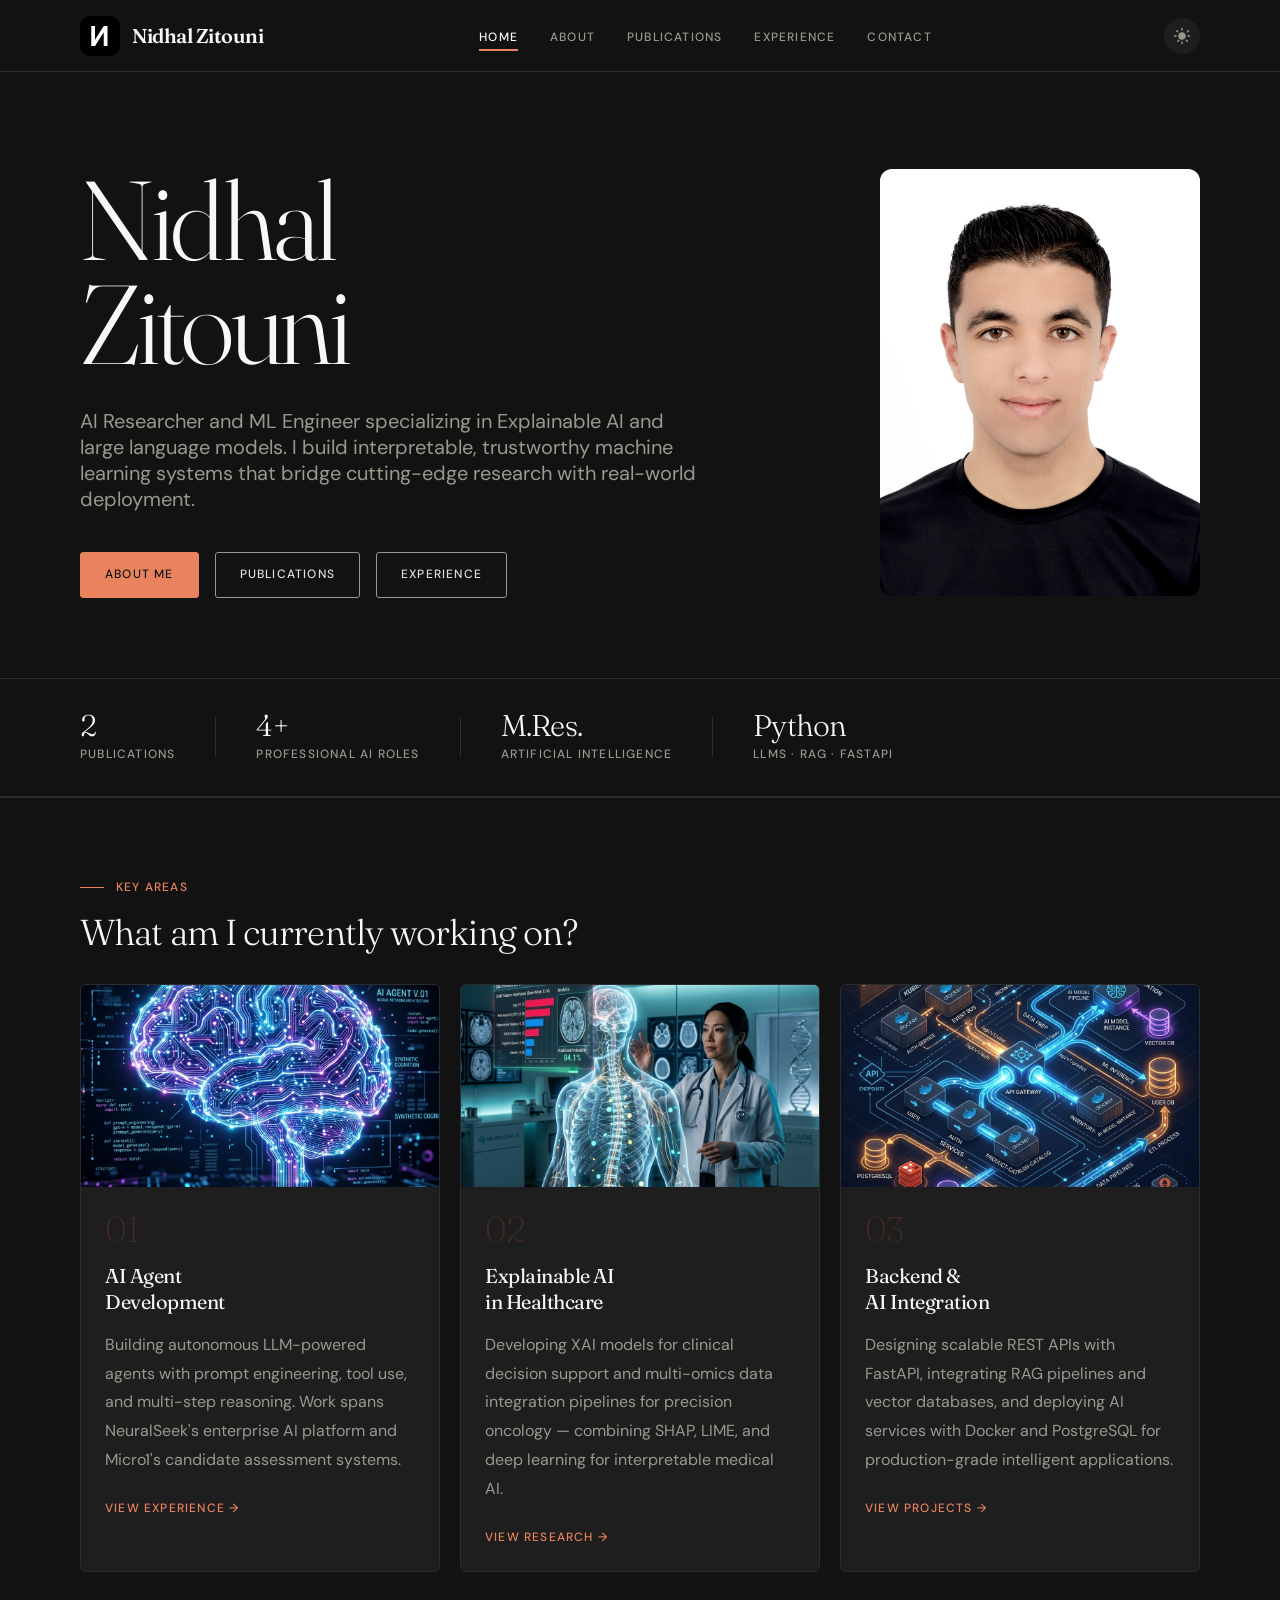
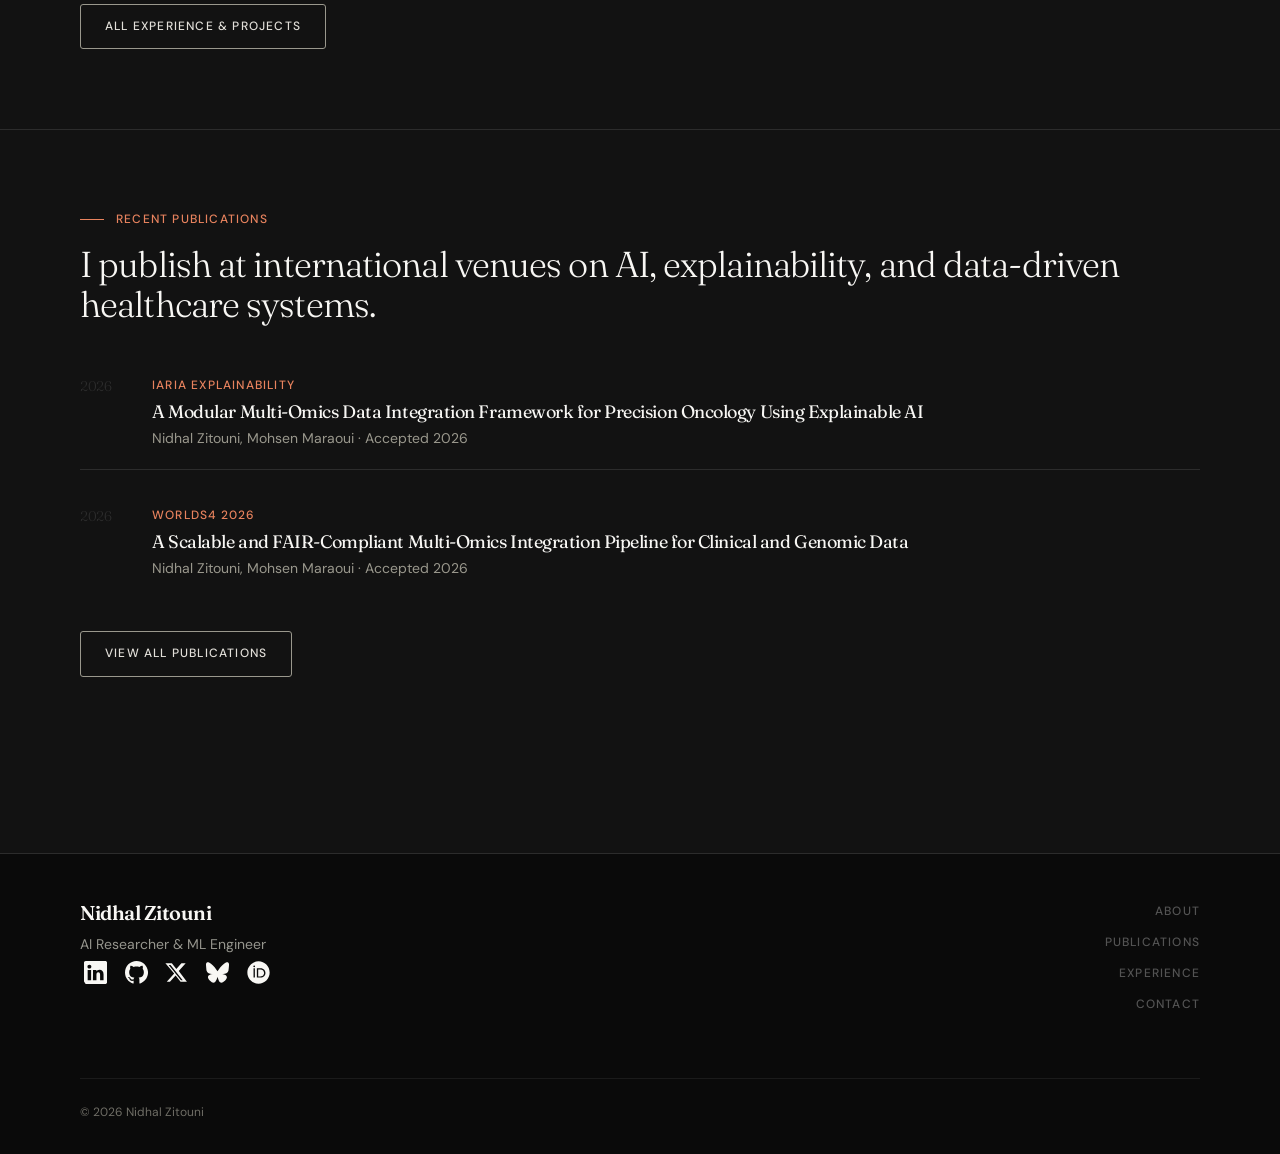
<file: index.html>
<!DOCTYPE html>
<html lang="en">

<head>
  <meta charset="UTF-8">
  <meta name="viewport" content="width=device-width, initial-scale=1.0">
  <meta name="description"
    content="Nidhal Zitouni — AI Developer & M.Sc. in Artificial Intelligence. Building intelligent systems with LLMs, RAG pipelines, FastAPI, and Python.">
  <title>Nidhal Zitouni</title>
  <link rel="preconnect" href="https://fonts.googleapis.com">
  <link rel="preconnect" href="https://fonts.gstatic.com" crossorigin>
  <link
    href="https://fonts.googleapis.com/css2?family=Fraunces:ital,opsz,wght@0,9..144,100..900;1,9..144,100..900&family=DM+Sans:ital,opsz,wght@0,9..40,300;0,9..40,400;0,9..40,500;0,9..40,600;1,9..40,300;1,9..40,400&display=swap"
    rel="stylesheet">
  <link rel="icon" href="assets/img/lettre-n.svg" type="image/svg+xml">
  <link rel="icon" href="assets/img/lettre-n.png" type="image/png">
  <link rel="apple-touch-icon" href="assets/img/lettre-n.png">
  <link rel="stylesheet" href="assets/css/style.css">
  <script>
    const savedTheme = localStorage.getItem('theme');
    if (savedTheme === 'light') {
      document.documentElement.setAttribute('data-theme', 'light');
    } else {
      document.documentElement.setAttribute('data-theme', 'dark');
    }
  </script>
</head>

<body>

  <!-- ═══════════════════════════════════════════════════════
       HEADER
       ═══════════════════════════════════════════════════════ -->
  <header class="site-header" id="site-header">
    <div class="container">
      <div class="site-header__inner">
        <a href="index.html" class="site-header__logo">
          <img src="assets/img/lettre-n.svg" alt="Nidhal Zitouni" width="40" height="40">
          <span>Nidhal Zitouni</span>
        </a>

        <nav class="site-nav" id="site-nav" aria-label="Main navigation">
          <ul class="site-nav__list" role="list">
            <li><a href="index.html" class="site-nav__link is-active">Home</a></li>
            <li><a href="bio.html" class="site-nav__link">About</a></li>
            <li><a href="publications.html" class="site-nav__link">Publications</a></li>
            <li><a href="research.html" class="site-nav__link">Experience</a></li>
            <li><a href="contact.html" class="site-nav__link">Contact</a></li>
          </ul>
        </nav>

        <button class="theme-toggle" id="theme-toggle" aria-label="Toggle dark mode">
          <svg class="icon-moon" xmlns="http://www.w3.org/2000/svg" viewBox="0 0 24 24"><path d="M12.3 22q-4.15 0-7.075-2.925T2.3 12q0-3.675 2.275-6.463T10.45 2.1q.375-.1.688.138.312.237.312.637 0 1.25.438 2.375T13.15 7.3q.8.725 1.9 1.15t2.35.425q.425 0 .663.313.237.312.112.687-1.125 3.325-3.8 5.225T12.3 22Z"/></svg>
          <svg class="icon-sun" xmlns="http://www.w3.org/2000/svg" viewBox="0 0 24 24"><path d="M12 7q-2.075 0-3.537 1.463T7 12q0 2.075 1.463 3.538T12 17q2.075 0 3.538-1.463T17 12q0-2.075-1.463-3.537T12 7ZM2 13q-.425 0-.712-.288T1 12q0-.425.288-.712T2 11h2q.425 0 .713.288T5 12q0 .425-.287.713T4 13H2Zm18 0q-.425 0-.712-.288T19 12q0-.425.288-.713T20 11h2q.425 0 .713.288T23 12q0 .425-.288.713T22 13h-2Zm-8-8q-.425 0-.712-.288T11 4V2q0-.425.288-.712T12 1q.425 0 .713.288T13 2v2q0 .425-.288.713T12 5Zm0 18q-.425 0-.712-.288T11 22v-2q0-.425.288-.713T12 19q.425 0 .713.288T13 20v2q0 .425-.288.713T12 23ZM5.65 7.05L4.225 5.65q-.275-.275-.275-.7t.275-.7q.275-.275.7-.275t.7.275L7.05 5.65q.275.275.275.7t-.275.7q-.275.275-.7.275t-.7-.275ZM18.35 19.75l-1.425-1.4q-.275-.275-.275-.7t.275-.7q.275-.275.7-.275t.7.275l1.425 1.4q.275.275.275.7t-.275.7q-.275.275-.7.275t-.7-.275ZM5.65 19.75q-.275-.275-.275-.7t.275-.7l1.425-1.4q.275-.275.7-.275t.7.275q.275.275.275.7t-.275.7l-1.425 1.4q-.275.275-.7.275t-.7-.275ZM18.35 7.05q-.275-.275-.275-.7t.275-.7l1.425-1.4q.275-.275.7-.275t.7.275q.275.275.275.7t-.275.7l-1.425 1.4q-.275.275-.7.275t-.7-.275Z"/></svg>
        </button>

        <button class="site-header__toggle" id="nav-toggle" aria-expanded="false" aria-controls="site-nav"
          aria-label="Open navigation menu">
          <span></span><span></span><span></span>
        </button>
      </div>
    </div>
  </header>

  <!-- ═══════════════════════════════════════════════════════
       MAIN
       ═══════════════════════════════════════════════════════ -->
  <main class="site-main" id="main">

    <!-- ── HERO ─────────────────────────────────────────── -->
    <section class="home-hero" aria-label="Introduction">
      <div class="container">
        <div class="home-hero__inner">

          <div class="home-hero__content">
            <h1 class="home-hero__name">Nidhal<br>Zitouni</h1>
            <p class="home-hero__tagline">
              AI Researcher and ML Engineer specializing in Explainable AI and large language models. I build interpretable, trustworthy machine learning systems that bridge cutting-edge research with real-world deployment.
            </p>
            <div class="home-hero__actions">
              <a href="bio.html" class="btn btn--primary">About me</a>
              <a href="publications.html" class="btn btn--outline">Publications</a>
              <a href="research.html" class="btn btn--outline">Experience</a>
            </div>
          </div>

          <div class="home-hero__photo">
            <img src="assets/img/profile.jpg" alt="Nidhal Zitouni" width="360" height="480">
          </div>

        </div>
      </div>
    </section>

    <!-- ── STATS STRIP ───────────────────────────────────── -->
    <div class="home-stats" aria-label="At a glance">
      <div class="container">
        <div class="home-stats__inner">
          <div class="home-stats__item">
            <span class="home-stats__number">2</span>
            <span class="home-stats__label">Publications</span>
          </div>
          <div class="home-stats__divider" aria-hidden="true"></div>
          <div class="home-stats__item">
            <span class="home-stats__number">4+</span>
            <span class="home-stats__label">Professional AI Roles</span>
          </div>
          <div class="home-stats__divider" aria-hidden="true"></div>
          <div class="home-stats__item">
            <span class="home-stats__number"> M.Res.</span>
            <span class="home-stats__label">Artificial Intelligence</span>
          </div>
          <div class="home-stats__divider" aria-hidden="true"></div>
          <div class="home-stats__item">
            <span class="home-stats__number">Python</span>
            <span class="home-stats__label">LLMs · RAG · FastAPI</span>
          </div>
        </div>
      </div>
    </div>

    <!-- ── KEY AREAS ──────────────────────────────── -->
    <section class="home-section" aria-labelledby="home-research-heading">
      <div class="container">
        <span class="section-label">Key Areas</span>
        <h2 class="section-title" id="home-research-heading">
          What am I currently working on?
        </h2>

        <div class="research-grid">

          <article class="card card--image">
            <div class="research-card__thumbnail">
              <img src="assets/img/theme1.jpg" alt="AI Agent Development">
            </div>
            <div class="research-card">
              <span class="research-card__number" aria-hidden="true">01</span>
              <h3 class="research-card__title">AI Agent<br>Development</h3>
              <p class="research-card__desc">
                Building autonomous LLM-powered agents with prompt engineering, tool use, and
                multi-step reasoning. Work spans NeuralSeek's enterprise AI platform and Micro1's
                candidate assessment systems.
              </p>
              <a href="research.html" class="research-card__link">View experience →</a>
            </div>
          </article>

          <article class="card card--image">
            <div class="research-card__thumbnail">
              <img src="assets/img/theme2.jpg" alt="Explainable AI in Healthcare">
            </div>
            <div class="research-card">
              <span class="research-card__number" aria-hidden="true">02</span>
              <h3 class="research-card__title">Explainable AI<br>in Healthcare</h3>
              <p class="research-card__desc">
                Developing XAI models for clinical decision support and multi-omics data integration
                pipelines for precision oncology — combining SHAP, LIME, and deep learning
                for interpretable medical AI.
              </p>
              <a href="research.html" class="research-card__link">View research →</a>
            </div>
          </article>

          <article class="card card--image">
            <div class="research-card__thumbnail">
              <img src="assets/img/theme3.jpg" alt="Backend and AI Integration">
            </div>
            <div class="research-card">
              <span class="research-card__number" aria-hidden="true">03</span>
              <h3 class="research-card__title">Backend &amp;<br>AI Integration</h3>
              <p class="research-card__desc">
                Designing scalable REST APIs with FastAPI, integrating RAG pipelines and
                vector databases, and deploying AI services with Docker and PostgreSQL
                for production-grade intelligent applications.
              </p>
              <a href="research.html" class="research-card__link">View projects →</a>
            </div>
          </article>

        </div>

        <div class="home-section__footer">
          <a href="research.html" class="btn btn--outline">All experience &amp; projects</a>
        </div>
      </div>
    </section>

    <!-- ── SELECTED PUBLICATIONS ────────────────────────── -->
    <section class="home-section" aria-labelledby="home-pubs-heading">
      <div class="container">
        <span class="section-label">Recent Publications</span>
        <h2 class="section-title" id="home-pubs-heading">
          I publish at international venues on AI, explainability, and data-driven healthcare systems.
        </h2>

        <div class="pub-list" role="list">

          <article class="pub-item" role="listitem">
            <span class="pub-item__year">2026</span>
            <div class="pub-item__body">
              <span class="pub-item__venue">IARIA EXPLAINABILITY</span>
              <a href="publications.html" class="pub-item__title">
                A Modular Multi-Omics Data Integration Framework for Precision Oncology
                Using Explainable AI
              </a>
              <p class="pub-item__authors">
                Nidhal Zitouni, Mohsen Maraoui · Accepted 2026
              </p>
            </div>
          </article>

          <article class="pub-item" role="listitem">
            <span class="pub-item__year">2026</span>
            <div class="pub-item__body">
              <span class="pub-item__venue">WorldS4 2026</span>
              <a href="publications.html" class="pub-item__title">
                A Scalable and FAIR-Compliant Multi-Omics Integration Pipeline
                for Clinical and Genomic Data
              </a>
              <p class="pub-item__authors">
                Nidhal Zitouni, Mohsen Maraoui · Accepted 2026
              </p>
            </div>
          </article>

        </div>

        <div class="home-section__footer">
          <a href="publications.html" class="btn btn--outline">View all publications</a>
        </div>
      </div>
    </section>

  </main>

  <!-- ═══════════════════════════════════════════════════════
       FOOTER
       ═══════════════════════════════════════════════════════ -->
  <footer class="site-footer" aria-label="Site footer">
    <div class="container">
      <div class="site-footer__inner">
        <div>
          <p class="site-footer__name">Nidhal Zitouni</p>
          <p class="site-footer__role">AI Researcher & ML Engineer </p>
           <div class="site-footer__brand" aria-label="Social links and website">
            <a href="https://www.linkedin.com/in/nidhal-zitouni-b882482a4/" target="_blank" rel="noopener noreferrer" class="site-footer__brand-link site-footer__brand-link--icon" aria-label="LinkedIn">
              <svg viewBox="0 0 16 16" fill="currentColor" xmlns="http://www.w3.org/2000/svg" class="brand-icon">
                <path d="M0 1.146C0 .513.526 0 1.175 0h13.65C15.474 0 16 .513 16 1.146v13.708c0 .633-.526 1.146-1.175 1.146H1.175C.526 15 0 14.487 0 13.854V1.146zm4.943 12.248V6.169H2.542v7.225h2.401zm-1.2-8.212c.837 0 1.358-.554 1.358-1.248-.015-.709-.52-1.248-1.342-1.248-.822 0-1.359.54-1.359 1.248 0 .694.521 1.248 1.317 1.248h.026zm4.908 8.212V9.359c0-.216.016-.432.08-.586.173-.431.568-.878 1.232-.878.869 0 1.216.662 1.216 1.634v3.865h2.401V9.25c0-2.22-1.184-3.252-2.764-3.252-1.274 0-1.845.7-2.165 1.193v.025h-.016a5.54 5.54 0 0 1 .016-.025V6.169h-2.4c.03.604 0 7.225 0 7.225h2.4z"/>
              </svg>
            </a>
            <a href="https://github.com/ZitouniNidhal" target="_blank" rel="noopener noreferrer" class="site-footer__brand-link site-footer__brand-link--icon" aria-label="GitHub">
              <svg viewBox="0 0 24 24" fill="currentColor" xmlns="http://www.w3.org/2000/svg" class="brand-icon">
                <path d="M12 0c-6.626 0-12 5.373-12 12 0 5.302 3.438 9.8 8.207 11.387.599.111.793-.261.793-.577v-2.234c-3.338.726-4.033-1.416-4.033-1.416-.546-1.387-1.333-1.756-1.333-1.756-1.089-.745.083-.729.083-.729 1.205.084 1.839 1.237 1.839 1.237 1.07 1.834 2.807 1.304 3.492.997.107-.775.418-1.305.762-1.604-2.665-.305-5.467-1.334-5.467-5.931 0-1.311.469-2.381 1.236-3.221-.124-.303-.535-1.524.117-3.176 0 0 1.008-.322 3.301 1.23.957-.266 1.983-.399 3.003-.404 1.02.005 2.047.138 3.006.404 2.291-1.552 3.297-1.23 3.297-1.23.653 1.653.242 2.874.118 3.176.77.84 1.235 1.911 1.235 3.221 0 4.609-2.807 5.624-5.479 5.921.43.372.823 1.102.823 2.222v 3.293c0 .319.192.694.801.576 4.765-1.589 8.199-6.086 8.199-11.386 0-6.627-5.373-12-12-12z"/>
              </svg>
            </a>
            <a href="https://x.com/ZitouniNidhal" target="_blank" rel="noopener noreferrer" class="site-footer__brand-link site-footer__brand-link--icon" aria-label="Twitter/X">
              <svg viewBox="0 0 24 24" fill="currentColor" xmlns="http://www.w3.org/2000/svg" class="brand-icon">
                <path d="M18.244 2.25h3.308l-7.227 8.26 8.502 11.24h-6.6l-5.165-6.75-5.913 6.75h-3.308l7.73-8.835L.424 2.25h6.7l4.676 6.188L17.142 2.25h1.102zm-1.581 17.933h1.833L5.75 4.069H3.808l12.855 16.114z"/>
              </svg>
            </a>
            <a href="https://bsky.app/" target="_blank" rel="noopener noreferrer" class="site-footer__brand-link site-footer__brand-link--icon" aria-label="Bluesky">
              <svg viewBox="0 0 24 24" fill="currentColor" xmlns="http://www.w3.org/2000/svg" class="brand-icon">
                <path d="M12 10.8c-1.087-2.114-4.046-6.053-6.798-7.995C2.566.944 1.561 1.266.902 1.565.139 1.908 0 3.08 0 3.768c0 .69.378 5.65.624 6.479.815 2.736 3.713 3.66 6.383 3.364q.204-.03.415-.056-.207.033-.415.056c-3.912.58-7.387 2.005-2.83 7.078 5.013 5.19 6.87-1.113 7.823-4.308.953 3.195 2.05 9.271 7.733 4.308 4.267-4.308 1.172-6.498-2.74-7.078a9 9 0 0 1-.415-.056q.21.026.415.056c2.67.297 5.568-.628 6.383-3.364.246-.828.624-5.79.624-6.478 0-.69-.139-1.861-.902-2.206-.659-.298-1.664-.62-4.3 1.24C16.046 4.748 13.087 8.687 12 10.8"/>
              </svg>
            </a>
            <a href="https://orcid.org/0009-0005-6971-7522" target="_blank" rel="noopener noreferrer" class="site-footer__brand-link site-footer__brand-link--icon" aria-label="ORCID">
              <svg viewBox="0 0 512 512" fill="currentColor" xmlns="http://www.w3.org/2000/svg" class="brand-icon">
                <path d="M294.75 188.19h-45.92V342h47.47c67.62 0 83.12-51.34 83.12-76.91 0-41.64-26.54-76.9-84.67-76.9M256 8C119 8 8 119 8 256s111 248 248 248 248-111 248-248S393 8 256 8m-80.79 360.76h-29.84v-207.5h29.84zm-14.92-231.14a19.57 19.57 0 1 1 19.57-19.57 19.64 19.64 0 0 1-19.57 19.57M300 369h-81V161.26h80.6c76.73 0 110.44 54.83 110.44 103.85C410 318.39 368.38 369 300 369"/>
              </svg>
            </a>
          </div>
        </div>
        <nav class="site-footer__nav" aria-label="Footer navigation">
          <a href="bio.html">About</a>
          <a href="publications.html">Publications</a>
          <a href="research.html">Experience</a>
          <a href="contact.html">Contact</a>
        </nav>
        <div class="site-footer__bottom">
          <span>© 2026 Nidhal Zitouni</span>
        </div>
      </div>
    </div>
  </footer>

  <script src="assets/js/main.js"></script>
</body>

</html>
</file>
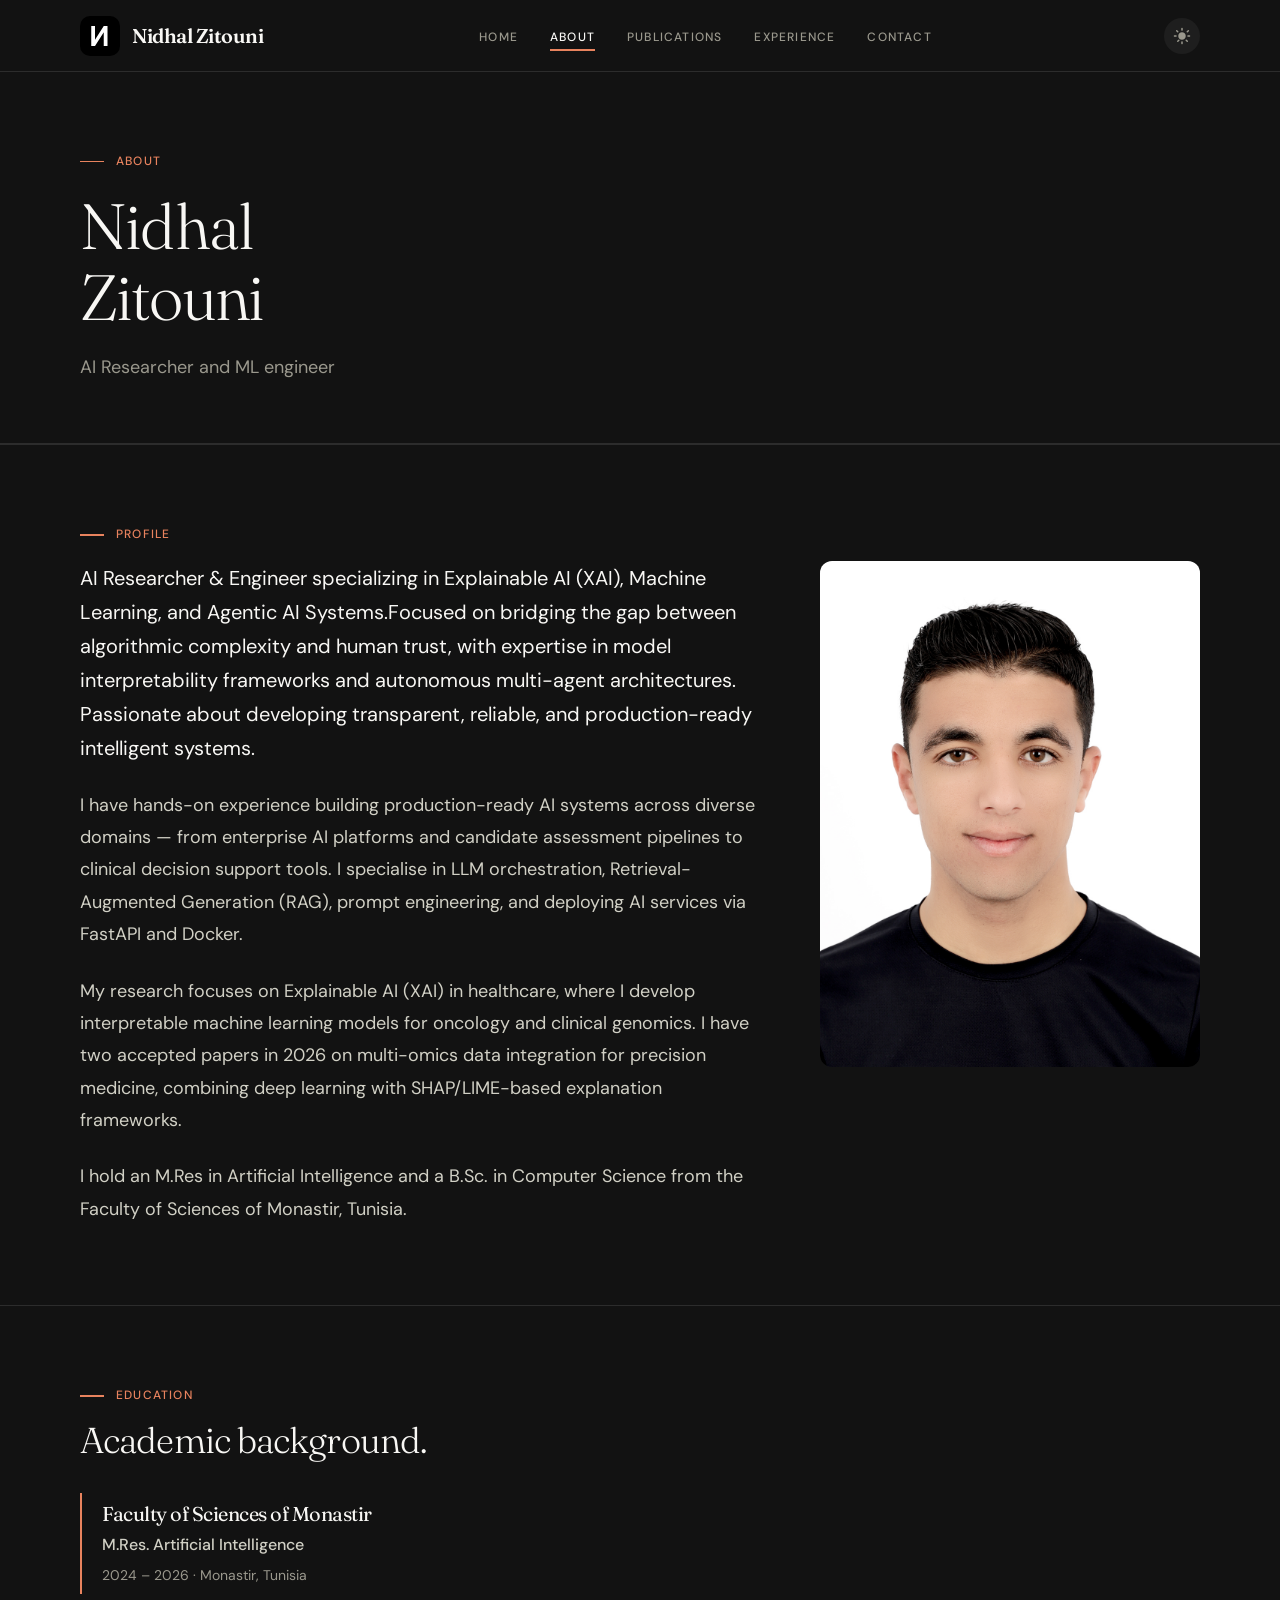
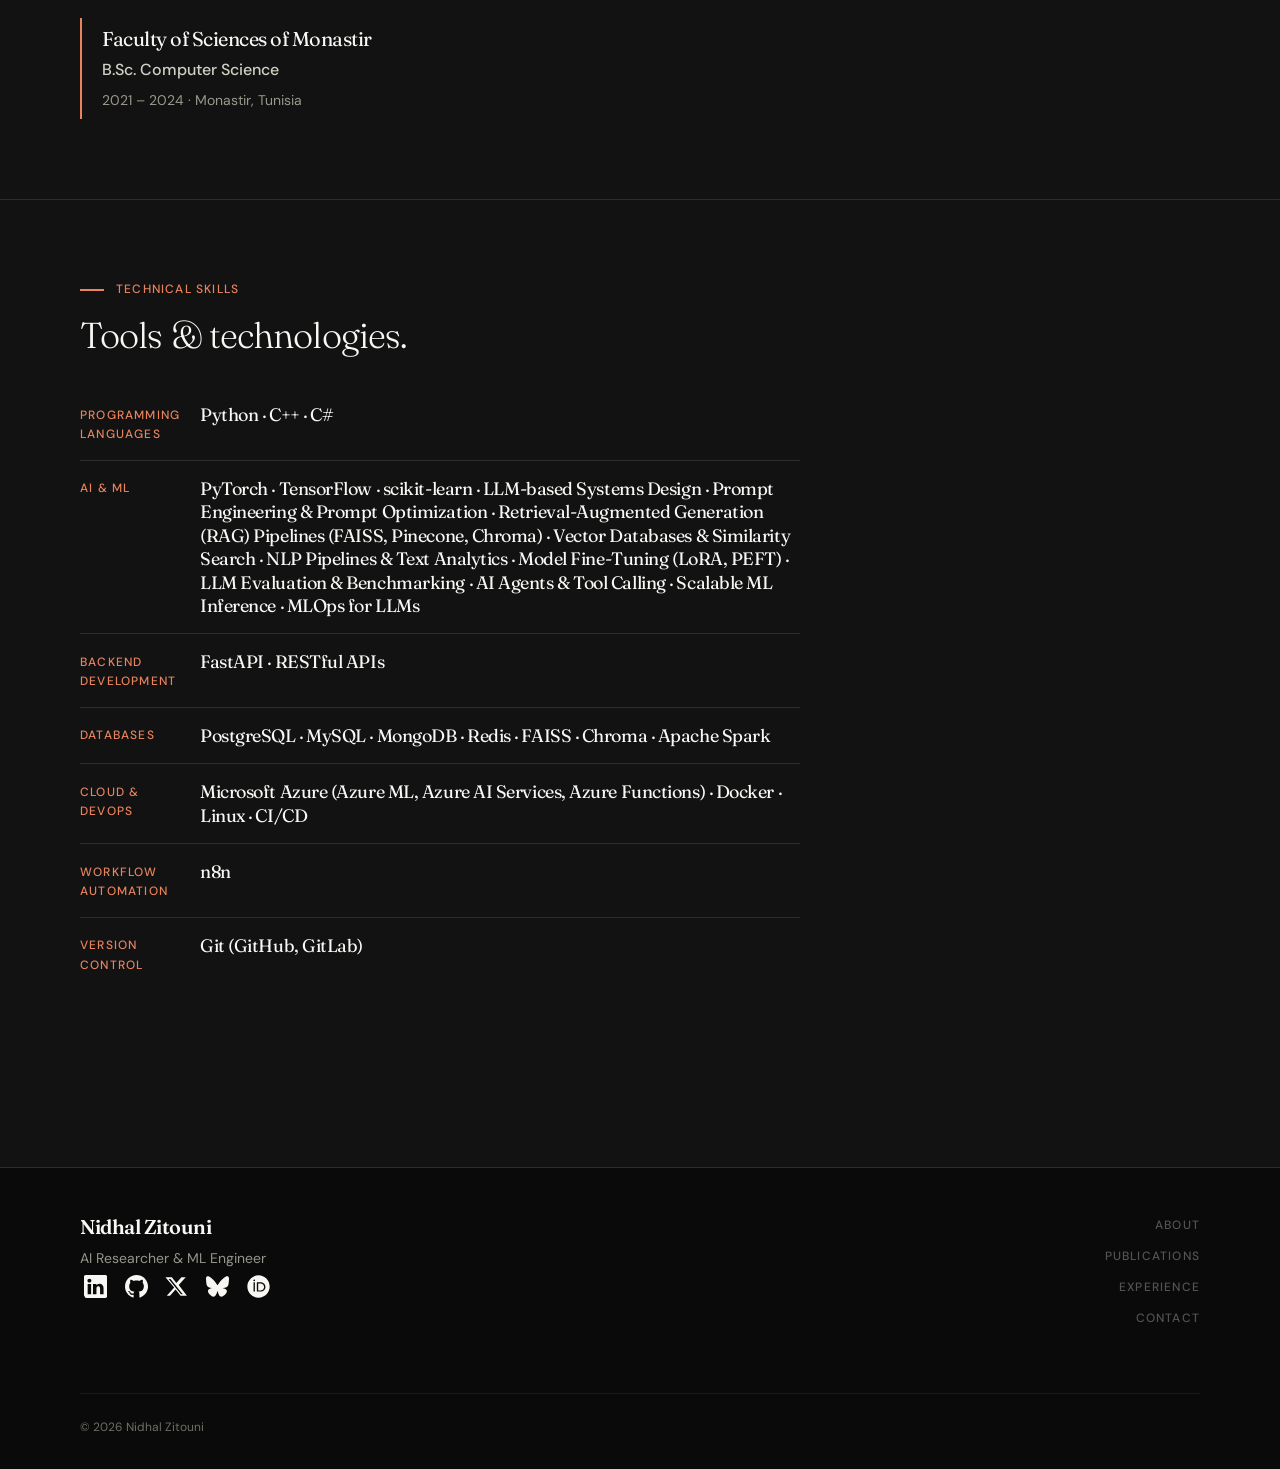
<file: bio.html>
<!DOCTYPE html>
<html lang="en">
<head>
  <meta charset="UTF-8">
  <meta name="viewport" content="width=device-width, initial-scale=1.0">
  <meta name="description" content="About Nidhal Zitouni — AI Developer with M.Sc. in Artificial Intelligence. Expert in LLMs, RAG pipelines, FastAPI, and Explainable AI.">
  <title>About — Nidhal Zitouni</title>
  <link rel="preconnect" href="https://fonts.googleapis.com">
  <link rel="preconnect" href="https://fonts.gstatic.com" crossorigin>
  <link href="https://fonts.googleapis.com/css2?family=Fraunces:ital,opsz,wght@0,9..144,100..900;1,9..144,100..900&family=DM+Sans:ital,opsz,wght@0,9..40,300;0,9..40,400;0,9..40,500;0,9..40,600;1,9..40,300;1,9..40,400&display=swap" rel="stylesheet">
  <link rel="icon" href="assets/img/lettre-n.svg" type="image/svg+xml">
  <link rel="icon" href="assets/img/lettre-n.png" type="image/png">
  <link rel="apple-touch-icon" href="assets/img/lettre-n.png">
  <link rel="stylesheet" href="assets/css/style.css">
  <script>
    const savedTheme = localStorage.getItem('theme');
    if (savedTheme === 'light') {
      document.documentElement.setAttribute('data-theme', 'light');
    } else {
      document.documentElement.setAttribute('data-theme', 'dark');
    }
  </script>
</head>
<body>

  <!-- ═══════════════════════════════════════════════════════
       HEADER
       ═══════════════════════════════════════════════════════ -->
  <header class="site-header" id="site-header">
    <div class="container">
      <div class="site-header__inner">
        <a href="index.html" class="site-header__logo">
          <img src="assets/img/lettre-n.svg" alt="Nidhal Zitouni" width="40" height="40">
          <span>Nidhal Zitouni</span>
        </a>

        <nav class="site-nav" id="site-nav" aria-label="Main navigation">
          <ul class="site-nav__list" role="list">
            <li><a href="index.html"        class="site-nav__link">Home</a></li>
            <li><a href="bio.html"          class="site-nav__link is-active">About</a></li>
            <li><a href="publications.html" class="site-nav__link">Publications</a></li>
            <li><a href="research.html"     class="site-nav__link">Experience</a></li>
            <li><a href="contact.html"      class="site-nav__link">Contact</a></li>
          </ul>
        </nav>

        <button class="theme-toggle" id="theme-toggle" aria-label="Toggle dark mode">
          <svg class="icon-moon" xmlns="http://www.w3.org/2000/svg" viewBox="0 0 24 24"><path d="M12.3 22q-4.15 0-7.075-2.925T2.3 12q0-3.675 2.275-6.463T10.45 2.1q.375-.1.688.138.312.237.312.637 0 1.25.438 2.375T13.15 7.3q.8.725 1.9 1.15t2.35.425q.425 0 .663.313.237.312.112.687-1.125 3.325-3.8 5.225T12.3 22Z"/></svg>
          <svg class="icon-sun" xmlns="http://www.w3.org/2000/svg" viewBox="0 0 24 24"><path d="M12 7q-2.075 0-3.537 1.463T7 12q0 2.075 1.463 3.538T12 17q2.075 0 3.538-1.463T17 12q0-2.075-1.463-3.537T12 7ZM2 13q-.425 0-.712-.288T1 12q0-.425.288-.712T2 11h2q.425 0 .713.288T5 12q0 .425-.287.713T4 13H2Zm18 0q-.425 0-.712-.288T19 12q0-.425.288-.713T20 11h2q.425 0 .713.288T23 12q0 .425-.288.713T22 13h-2Zm-8-8q-.425 0-.712-.288T11 4V2q0-.425.288-.712T12 1q.425 0 .713.288T13 2v2q0 .425-.288.713T12 5Zm0 18q-.425 0-.712-.288T11 22v-2q0-.425.288-.713T12 19q.425 0 .713.288T13 20v2q0 .425-.288.713T12 23ZM5.65 7.05L4.225 5.65q-.275-.275-.275-.7t.275-.7q.275-.275.7-.275t.7.275L7.05 5.65q.275.275.275.7t-.275.7q-.275.275-.7.275t-.7-.275ZM18.35 19.75l-1.425-1.4q-.275-.275-.275-.7t.275-.7q.275-.275.7-.275t.7.275l1.425 1.4q.275.275.275.7t-.275.7q-.275.275-.7.275t-.7-.275ZM5.65 19.75q-.275-.275-.275-.7t.275-.7l1.425-1.4q.275-.275.7-.275t.7.275q.275.275.275.7t-.275.7l-1.425 1.4q-.275.275-.7.275t-.7-.275ZM18.35 7.05q-.275-.275-.275-.7t.275-.7l1.425-1.4q.275-.275.7-.275t.7.275q.275.275.275.7t-.275.7l-1.425 1.4q-.275.275-.7.275t-.7-.275Z"/></svg>
        </button>

        <button class="site-header__toggle" id="nav-toggle"
                aria-expanded="false" aria-controls="site-nav"
                aria-label="Open navigation menu">
          <span></span><span></span><span></span>
        </button>
      </div>
    </div>
  </header>

  <!-- ═══════════════════════════════════════════════════════
       MAIN
       ═══════════════════════════════════════════════════════ -->
  <main class="site-main" id="main">

    <!-- ── PAGE HERO ─────────────────────────────────────── -->
    <section class="page-hero" aria-labelledby="page-title">
      <div class="container">
        <span class="page-hero__eyebrow">About</span>
        <h1 class="page-hero__title" id="page-title">Nidhal<br>Zitouni</h1>
        <p class="page-hero__desc">
          AI Researcher and ML engineer
        </p>
      </div>
    </section>

    <!-- ── BIO / PROFILE STATEMENT ─────────────────────── -->
    <section class="home-section" aria-labelledby="bio-heading">
      <div class="container">
        <span class="section-label">Profile</span>

        <div class="bio-lead">
          <div class="bio-text">
            <p>
              AI Researcher & Engineer specializing in Explainable AI (XAI), Machine Learning, and Agentic AI Systems.Focused on bridging the gap between algorithmic complexity and human trust, with expertise in model interpretability frameworks and autonomous multi-agent architectures. Passionate about developing transparent, reliable, and production-ready intelligent systems.
            </p>
            <p>
              I have hands-on experience building production-ready AI systems across
              diverse domains — from enterprise AI platforms and candidate assessment
              pipelines to clinical decision support tools. I specialise in LLM
              orchestration, Retrieval-Augmented Generation (RAG), prompt engineering,
              and deploying AI services via FastAPI and Docker.
            </p>
            <p>
              My research focuses on Explainable AI (XAI) in healthcare, where I
              develop interpretable machine learning models for oncology and clinical
              genomics. I have two accepted papers in 2026 on multi-omics data
              integration for precision medicine, combining deep learning with
              SHAP/LIME-based explanation frameworks.
            </p>
            <p>
              I hold an  M.Res in Artificial Intelligence and a B.Sc. in Computer
              Science from the Faculty of Sciences of Monastir, Tunisia.
            </p>
          </div>

          <div class="bio-photo">
            <img src="assets/img/profile.jpg"
                 alt="Nidhal Zitouni"
                 width="380" height="507">
          </div>
        </div>
      </div>
    </section>

    <!-- ── EDUCATION ─────────────────────────────────────── -->
    <section class="home-section" aria-labelledby="education-heading">
      <div class="container">
        <span class="section-label">Education</span>
        <h2 class="section-title" id="education-heading">
          Academic background.
        </h2>

        <div class="credential-list" style="max-width:680px;">

          <div class="credential-card">
            <p class="credential-card__institution">Faculty of Sciences of Monastir</p>
            <p class="credential-card__role">
               M.Res. Artificial Intelligence
            </p>
            <p class="credential-card__detail">
              2024 – 2026 · Monastir, Tunisia
            </p>
          </div>

          <div class="credential-card">
            <p class="credential-card__institution">Faculty of Sciences of Monastir</p>
            <p class="credential-card__role">
              B.Sc. Computer Science
            </p>
            <p class="credential-card__detail">
              2021 – 2024 · Monastir, Tunisia
            </p>
          </div>

        </div>
      </div>
    </section>

    <!-- ── SKILLS ─────────────────────────────────────────── -->
    <section class="home-section" aria-labelledby="skills-heading">
      <div class="container">
        <span class="section-label">Technical Skills</span>
        <h2 class="section-title" id="skills-heading">
          Tools &amp; technologies.
        </h2>

        <div class="awards-list" role="list">

          <div class="award-item" role="listitem">
            <span class="award-item__venue">Programming languages</span>
            <div class="award-item__body">
              <span class="award-item__title">Python · C++ · C#</span>
            </div>
          </div>

          <div class="award-item" role="listitem">
            <span class="award-item__venue">AI &amp; ML</span>
            <div class="award-item__body">
              <span class="award-item__title">PyTorch · TensorFlow · scikit-learn · LLM-based Systems Design · Prompt Engineering &amp; Prompt Optimization · Retrieval-Augmented Generation (RAG) Pipelines (FAISS, Pinecone, Chroma) · Vector Databases &amp; Similarity Search · NLP Pipelines &amp; Text Analytics · Model Fine-Tuning (LoRA, PEFT) · LLM Evaluation &amp; Benchmarking · AI Agents &amp; Tool Calling · Scalable ML Inference · MLOps for LLMs</span>
            </div>
          </div>

          <div class="award-item" role="listitem">
            <span class="award-item__venue">Backend Development</span>
            <div class="award-item__body">
              <span class="award-item__title">FastAPI · RESTful APIs</span>
            </div>
          </div>

          <div class="award-item" role="listitem">
            <span class="award-item__venue">Databases</span>
            <div class="award-item__body">
              <span class="award-item__title">PostgreSQL · MySQL · MongoDB · Redis · FAISS · Chroma · Apache Spark</span>
            </div>
          </div>

          <div class="award-item" role="listitem">
            <span class="award-item__venue">Cloud &amp; DevOps</span>
            <div class="award-item__body">
              <span class="award-item__title">Microsoft Azure (Azure ML, Azure AI Services, Azure Functions) · Docker · Linux · CI/CD</span>
            </div>
          </div>

          <div class="award-item" role="listitem">
            <span class="award-item__venue">Workflow Automation</span>
            <div class="award-item__body">
              <span class="award-item__title">n8n</span>
            </div>
          </div>

          <div class="award-item" role="listitem">
            <span class="award-item__venue">Version Control</span>
            <div class="award-item__body">
              <span class="award-item__title">Git (GitHub, GitLab)</span>
            </div>
          </div>

        </div>
      </div>
    </section>

  </main>

  <!-- ═══════════════════════════════════════════════════════
       FOOTER
       ═══════════════════════════════════════════════════════ -->
  <footer class="site-footer" aria-label="Site footer">
    <div class="container">
      <div class="site-footer__inner">
        <div>
          <p class="site-footer__name">Nidhal Zitouni</p>
          <p class="site-footer__role">AI Researcher & ML Engineer </p>
           <div class="site-footer__brand" aria-label="Social links and website">
            <a href="https://www.linkedin.com/in/nidhal-zitouni-b882482a4/" target="_blank" rel="noopener noreferrer" class="site-footer__brand-link site-footer__brand-link--icon" aria-label="LinkedIn">
              <svg viewBox="0 0 16 16" fill="currentColor" xmlns="http://www.w3.org/2000/svg" class="brand-icon">
                <path d="M0 1.146C0 .513.526 0 1.175 0h13.65C15.474 0 16 .513 16 1.146v13.708c0 .633-.526 1.146-1.175 1.146H1.175C.526 15 0 14.487 0 13.854V1.146zm4.943 12.248V6.169H2.542v7.225h2.401zm-1.2-8.212c.837 0 1.358-.554 1.358-1.248-.015-.709-.52-1.248-1.342-1.248-.822 0-1.359.54-1.359 1.248 0 .694.521 1.248 1.317 1.248h.026zm4.908 8.212V9.359c0-.216.016-.432.08-.586.173-.431.568-.878 1.232-.878.869 0 1.216.662 1.216 1.634v3.865h2.401V9.25c0-2.22-1.184-3.252-2.764-3.252-1.274 0-1.845.7-2.165 1.193v.025h-.016a5.54 5.54 0 0 1 .016-.025V6.169h-2.4c.03.604 0 7.225 0 7.225h2.4z"/>
              </svg>
            </a>
            <a href="https://github.com/ZitouniNidhal" target="_blank" rel="noopener noreferrer" class="site-footer__brand-link site-footer__brand-link--icon" aria-label="GitHub">
              <svg viewBox="0 0 24 24" fill="currentColor" xmlns="http://www.w3.org/2000/svg" class="brand-icon">
                <path d="M12 0c-6.626 0-12 5.373-12 12 0 5.302 3.438 9.8 8.207 11.387.599.111.793-.261.793-.577v-2.234c-3.338.726-4.033-1.416-4.033-1.416-.546-1.387-1.333-1.756-1.333-1.756-1.089-.745.083-.729.083-.729 1.205.084 1.839 1.237 1.839 1.237 1.07 1.834 2.807 1.304 3.492.997.107-.775.418-1.305.762-1.604-2.665-.305-5.467-1.334-5.467-5.931 0-1.311.469-2.381 1.236-3.221-.124-.303-.535-1.524.117-3.176 0 0 1.008-.322 3.301 1.23.957-.266 1.983-.399 3.003-.404 1.02.005 2.047.138 3.006.404 2.291-1.552 3.297-1.23 3.297-1.23.653 1.653.242 2.874.118 3.176.77.84 1.235 1.911 1.235 3.221 0 4.609-2.807 5.624-5.479 5.921.43.372.823 1.102.823 2.222v 3.293c0 .319.192.694.801.576 4.765-1.589 8.199-6.086 8.199-11.386 0-6.627-5.373-12-12-12z"/>
              </svg>
            </a>
            <a href="https://x.com/ZitouniNidhal" target="_blank" rel="noopener noreferrer" class="site-footer__brand-link site-footer__brand-link--icon" aria-label="Twitter/X">
              <svg viewBox="0 0 24 24" fill="currentColor" xmlns="http://www.w3.org/2000/svg" class="brand-icon">
                <path d="M18.244 2.25h3.308l-7.227 8.26 8.502 11.24h-6.6l-5.165-6.75-5.913 6.75h-3.308l7.73-8.835L.424 2.25h6.7l4.676 6.188L17.142 2.25h1.102zm-1.581 17.933h1.833L5.75 4.069H3.808l12.855 16.114z"/>
              </svg>
            </a>
            <a href="https://bsky.app/" target="_blank" rel="noopener noreferrer" class="site-footer__brand-link site-footer__brand-link--icon" aria-label="Bluesky">
              <svg viewBox="0 0 24 24" fill="currentColor" xmlns="http://www.w3.org/2000/svg" class="brand-icon">
                <path d="M12 10.8c-1.087-2.114-4.046-6.053-6.798-7.995C2.566.944 1.561 1.266.902 1.565.139 1.908 0 3.08 0 3.768c0 .69.378 5.65.624 6.479.815 2.736 3.713 3.66 6.383 3.364q.204-.03.415-.056-.207.033-.415.056c-3.912.58-7.387 2.005-2.83 7.078 5.013 5.19 6.87-1.113 7.823-4.308.953 3.195 2.05 9.271 7.733 4.308 4.267-4.308 1.172-6.498-2.74-7.078a9 9 0 0 1-.415-.056q.21.026.415.056c2.67.297 5.568-.628 6.383-3.364.246-.828.624-5.79.624-6.478 0-.69-.139-1.861-.902-2.206-.659-.298-1.664-.62-4.3 1.24C16.046 4.748 13.087 8.687 12 10.8"/>
              </svg>
            </a>
            <a href="https://orcid.org/0009-0005-6971-7522" target="_blank" rel="noopener noreferrer" class="site-footer__brand-link site-footer__brand-link--icon" aria-label="ORCID">
              <svg viewBox="0 0 512 512" fill="currentColor" xmlns="http://www.w3.org/2000/svg" class="brand-icon">
                <path d="M294.75 188.19h-45.92V342h47.47c67.62 0 83.12-51.34 83.12-76.91 0-41.64-26.54-76.9-84.67-76.9M256 8C119 8 8 119 8 256s111 248 248 248 248-111 248-248S393 8 256 8m-80.79 360.76h-29.84v-207.5h29.84zm-14.92-231.14a19.57 19.57 0 1 1 19.57-19.57 19.64 19.64 0 0 1-19.57 19.57M300 369h-81V161.26h80.6c76.73 0 110.44 54.83 110.44 103.85C410 318.39 368.38 369 300 369"/>
              </svg>
            </a>
          </div>
        </div>
        <nav class="site-footer__nav" aria-label="Footer navigation">
          <a href="bio.html">About</a>
          <a href="publications.html">Publications</a>
          <a href="research.html">Experience</a>
          <a href="contact.html">Contact</a>
        </nav>
        <div class="site-footer__bottom">
          <span>© 2026 Nidhal Zitouni</span>
        
        </div>
      </div>
    </div>
  </footer>

  <script src="assets/js/main.js"></script>
</body>
</html>
</file>
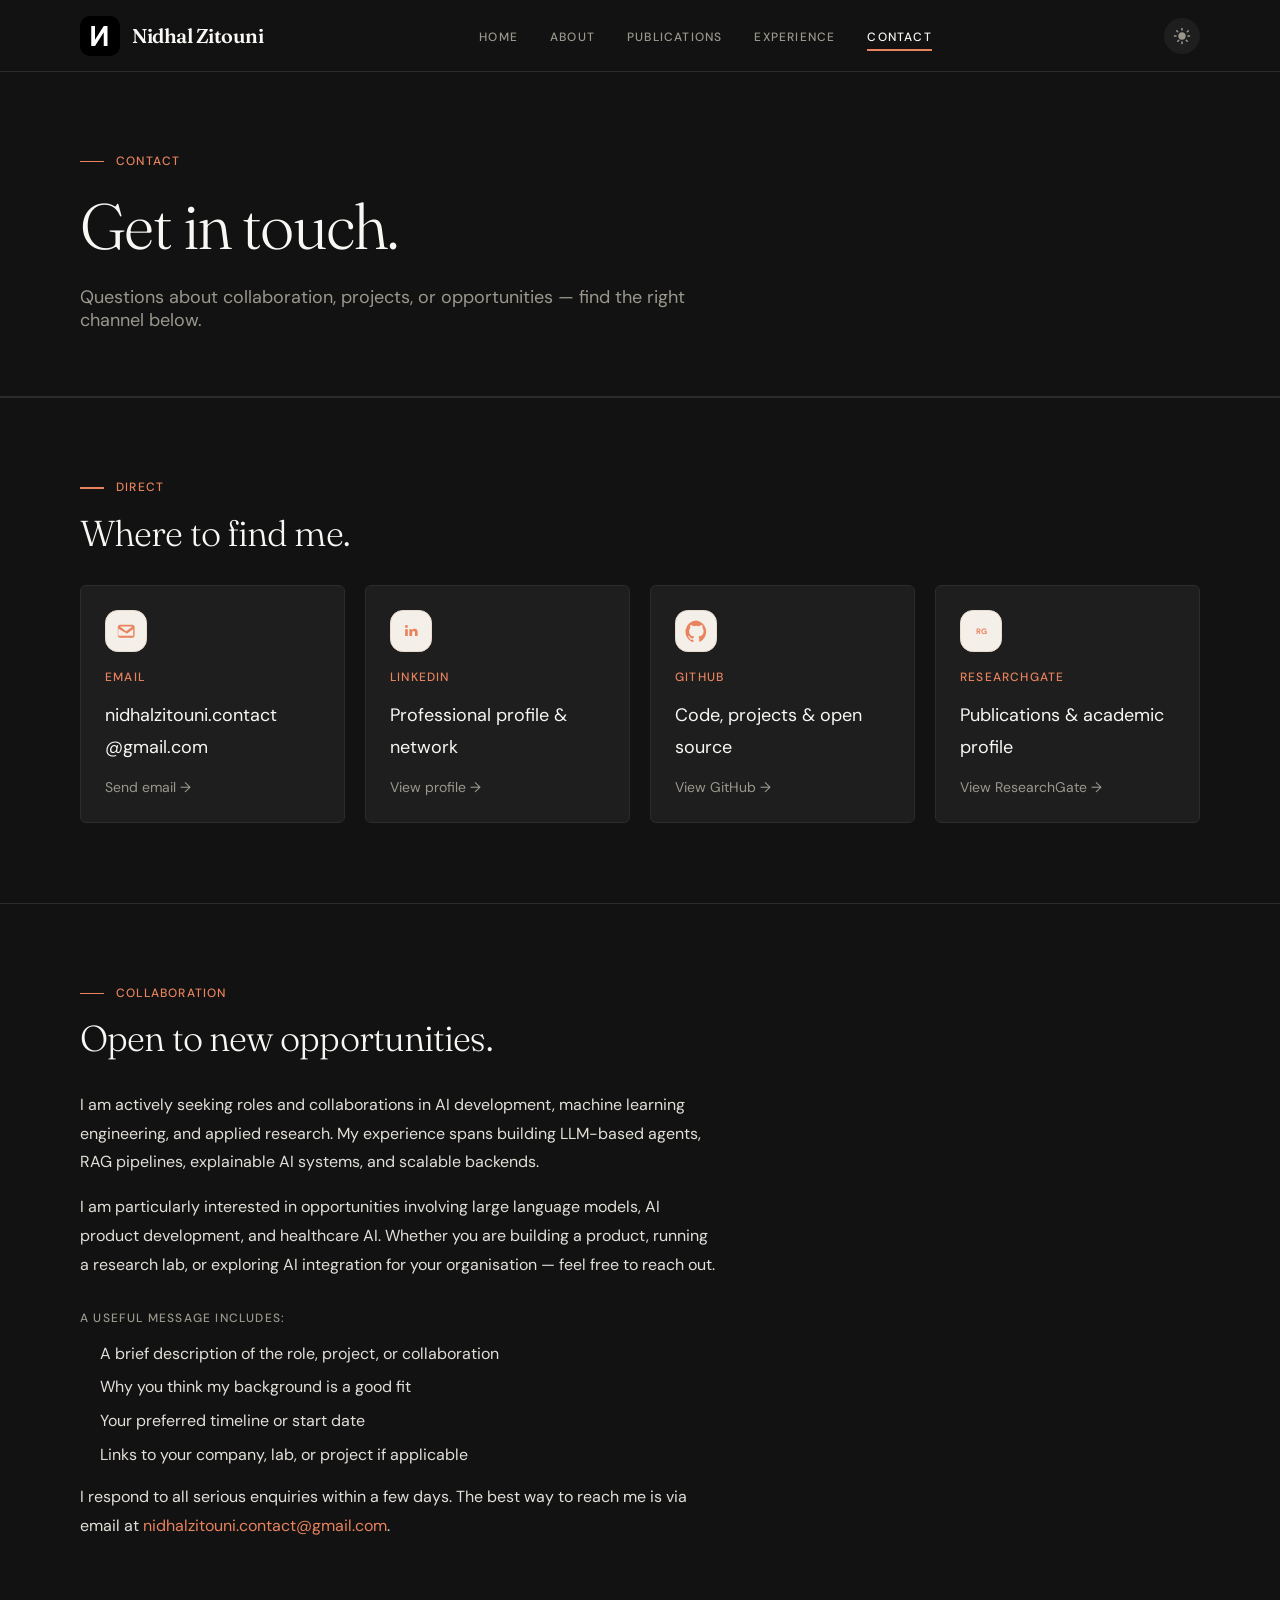
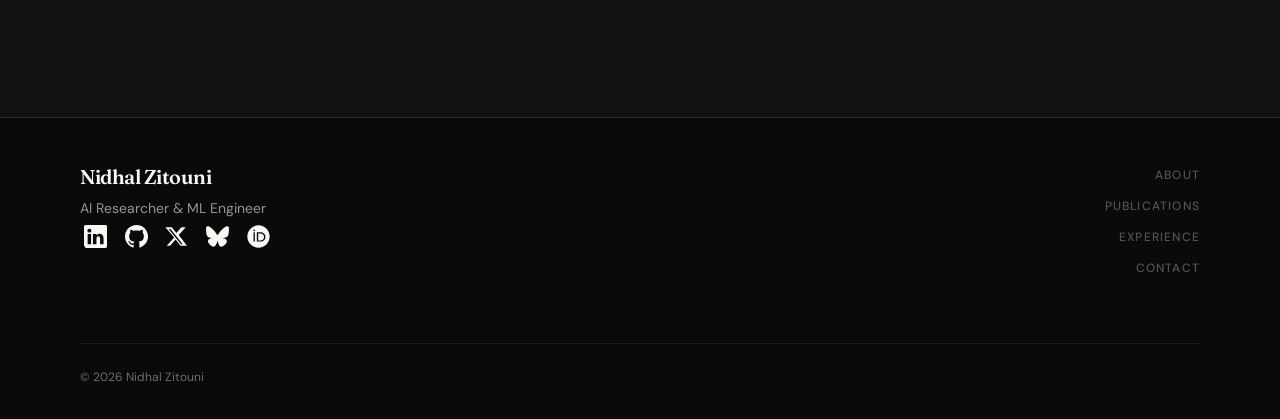
<file: contact.html>
<!DOCTYPE html>
<html lang="en">

<head>
  <meta charset="UTF-8">
  <meta name="viewport" content="width=device-width, initial-scale=1.0">
  <meta name="description"
    content="Contact Nidhal Zitouni — AI Developer. Reach out for collaboration, projects, or opportunities.">
  <title>Contact — Nidhal Zitouni</title>
  <link rel="preconnect" href="https://fonts.googleapis.com">
  <link rel="preconnect" href="https://fonts.gstatic.com" crossorigin>
  <link
    href="https://fonts.googleapis.com/css2?family=Fraunces:ital,opsz,wght@0,9..144,100..900;1,9..144,100..900&family=DM+Sans:ital,opsz,wght@0,9..40,300;0,9..40,400;0,9..40,500;0,9..40,600;1,9..40,300;1,9..40,400&display=swap"
    rel="stylesheet">
  <link rel="icon" href="assets/img/lettre-n.svg" type="image/svg+xml">
  <link rel="icon" href="assets/img/lettre-n.png" type="image/png">
  <link rel="apple-touch-icon" href="assets/img/lettre-n.png">
  <link rel="stylesheet" href="assets/css/style.css">
  <script>
    const savedTheme = localStorage.getItem('theme');
    if (savedTheme === 'light') {
      document.documentElement.setAttribute('data-theme', 'light');
    } else {
      document.documentElement.setAttribute('data-theme', 'dark');
    }
  </script>
</head>

<body>

  <!-- ═══════════════════════════════════════════════════════
       HEADER
       ═══════════════════════════════════════════════════════ -->
  <header class="site-header" id="site-header">
    <div class="container">
      <div class="site-header__inner">
        <a href="index.html" class="site-header__logo">
          <img src="assets/img/lettre-n.svg" alt="Nidhal Zitouni" width="40" height="40">
          <span>Nidhal Zitouni</span>
        </a>

        <nav class="site-nav" id="site-nav" aria-label="Main navigation">
          <ul class="site-nav__list" role="list">
            <li><a href="index.html" class="site-nav__link">Home</a></li>
            <li><a href="bio.html" class="site-nav__link">About</a></li>
            <li><a href="publications.html" class="site-nav__link">Publications</a></li>
            <li><a href="research.html" class="site-nav__link">Experience</a></li>
            <li><a href="contact.html" class="site-nav__link is-active">Contact</a></li>
          </ul>
        </nav>

        <button class="theme-toggle" id="theme-toggle" aria-label="Toggle dark mode">
          <svg class="icon-moon" xmlns="http://www.w3.org/2000/svg" viewBox="0 0 24 24"><path d="M12.3 22q-4.15 0-7.075-2.925T2.3 12q0-3.675 2.275-6.463T10.45 2.1q.375-.1.688.138.312.237.312.637 0 1.25.438 2.375T13.15 7.3q.8.725 1.9 1.15t2.35.425q.425 0 .663.313.237.312.112.687-1.125 3.325-3.8 5.225T12.3 22Z"/></svg>
          <svg class="icon-sun" xmlns="http://www.w3.org/2000/svg" viewBox="0 0 24 24"><path d="M12 7q-2.075 0-3.537 1.463T7 12q0 2.075 1.463 3.538T12 17q2.075 0 3.538-1.463T17 12q0-2.075-1.463-3.537T12 7ZM2 13q-.425 0-.712-.288T1 12q0-.425.288-.712T2 11h2q.425 0 .713.288T5 12q0 .425-.287.713T4 13H2Zm18 0q-.425 0-.712-.288T19 12q0-.425.288-.713T20 11h2q.425 0 .713.288T23 12q0 .425-.288.713T22 13h-2Zm-8-8q-.425 0-.712-.288T11 4V2q0-.425.288-.712T12 1q.425 0 .713.288T13 2v2q0 .425-.288.713T12 5Zm0 18q-.425 0-.712-.288T11 22v-2q0-.425.288-.713T12 19q.425 0 .713.288T13 20v2q0 .425-.288.713T12 23ZM5.65 7.05L4.225 5.65q-.275-.275-.275-.7t.275-.7q.275-.275.7-.275t.7.275L7.05 5.65q.275.275.275.7t-.275.7q-.275.275-.7.275t-.7-.275ZM18.35 19.75l-1.425-1.4q-.275-.275-.275-.7t.275-.7q.275-.275.7-.275t.7.275l1.425 1.4q.275.275.275.7t-.275.7q-.275.275-.7.275t-.7-.275ZM5.65 19.75q-.275-.275-.275-.7t.275-.7l1.425-1.4q.275-.275.7-.275t.7.275q.275.275.275.7t-.275.7l-1.425 1.4q-.275.275-.7.275t-.7-.275ZM18.35 7.05q-.275-.275-.275-.7t.275-.7l1.425-1.4q.275-.275.7-.275t.7.275q.275.275.275.7t-.275.7l-1.425 1.4q-.275.275-.7.275t-.7-.275Z"/></svg>
        </button>

        <button class="site-header__toggle" id="nav-toggle" aria-expanded="false" aria-controls="site-nav"
          aria-label="Open navigation menu">
          <span></span><span></span><span></span>
        </button>
      </div>
    </div>
  </header>

  <!-- ═══════════════════════════════════════════════════════
       MAIN
       ═══════════════════════════════════════════════════════ -->
  <main class="site-main" id="main">

    <!-- ── PAGE HERO ─────────────────────────────────────── -->
    <section class="page-hero" aria-labelledby="page-title">
      <div class="container">
        <span class="page-hero__eyebrow">Contact</span>
        <h1 class="page-hero__title" id="page-title">Get in touch.</h1>
        <p class="page-hero__desc">
          Questions about collaboration, projects, or opportunities —
          find the right channel below.
        </p>
      </div>
    </section>

    <!-- ── CONTACT DETAILS ───────────────────────────────── -->
    <section class="home-section" aria-labelledby="contact-heading">
      <div class="container">
        <span class="section-label">Direct</span>
        <h2 class="section-title" id="contact-heading">
          Where to find me.
        </h2>

        <div class="contact-grid">

          <article class="contact-card">
            <div class="contact-card__icon" aria-hidden="true">
              <svg viewBox="0 0 24 24" aria-hidden="true">
                <path d="M3 7.5A2.5 2.5 0 0 1 5.5 5h13A2.5 2.5 0 0 1 21 7.5v9A2.5 2.5 0 0 1 18.5 19h-13A2.5 2.5 0 0 1 3 16.5v-9Zm2.3-.5 6.7 5.1 6.7-5.1H5.3Zm15.2 1.8-7.09 5.42a1 1 0 0 1-1.22 0L3.5 9.3v7.2c0 .28.22.5.5.5h15c.28 0 .5-.22.5-.5v-7.2Z"/>
              </svg>
            </div>
            <span class="contact-card__label">Email</span>
            <p class="contact-card__value">nidhalzitouni.contact<br>@gmail.com</p>
            <a href="mailto:nidhalzitouni.contact@gmail.com" class="contact-card__link">
              Send email →
            </a>
          </article>


          <article class="contact-card">
            <div class="contact-card__icon" aria-hidden="true">
              <svg viewBox="0 0 24 24" aria-hidden="true">
                <path d="M6.94 8.5A1.56 1.56 0 1 1 6.94 5.38a1.56 1.56 0 0 1 0 3.12ZM5.5 9.97h2.88v7.18H5.5V9.97Zm4.5 0h2.76v.98h.04c.38-.72 1.32-1.48 2.72-1.48 2.9 0 3.43 1.9 3.43 4.38v3.3h-2.87v-3.08c0-1.02-.02-2.33-1.42-2.33-1.43 0-1.65 1.12-1.65 2.26v3.15H10V9.97Z"/>
              </svg>
            </div>
            <span class="contact-card__label">LinkedIn</span>
            <p class="contact-card__value">Professional profile &amp; network</p>
            <a href="https://www.linkedin.com/in/nidhal-zitouni-b882482a4/" class="contact-card__link" target="_blank"
              rel="noopener noreferrer">
              View profile →
            </a>
          </article>

          <article class="contact-card">
            <div class="contact-card__icon" aria-hidden="true">
              <svg viewBox="0 0 24 24" aria-hidden="true">
                <path d="M12 .6A12 12 0 0 0 8.2 23.8c.6.1.8-.3.8-.6v-2.1c-3.3.7-4-1.4-4-1.4-.6-1.4-1.4-1.8-1.4-1.8-1.1-.8.1-.8.1-.8 1.2.1 1.9 1.3 1.9 1.3 1.1 1.9 2.9 1.3 3.6 1 .1-.8.4-1.3.8-1.6-2.7-.3-5.5-1.3-5.5-5.9 0-1.3.5-2.4 1.3-3.2-.1-.3-.6-1.6.1-3.2 0 0 1-.3 3.3 1.2a11.2 11.2 0 0 1 6 0c2.3-1.5 3.3-1.2 3.3-1.2.7 1.6.2 2.9.1 3.2.8.8 1.3 1.9 1.3 3.2 0 4.7-2.8 5.6-5.5 5.9.4.3.8 1 .8 2v2.9c0 .3.2.7.8.6A12 12 0 0 0 12 .6Z"/>
              </svg>
            </div>
            <span class="contact-card__label">GitHub</span>
            <p class="contact-card__value">Code, projects &amp; open source</p>
            <a href="https://github.com/ZitouniNidhal" class="contact-card__link" target="_blank"
              rel="noopener noreferrer">
              View GitHub →
            </a>
          </article>


          <article class="contact-card contact-card--rg">
            <div class="contact-card__icon" aria-hidden="true">
              <svg viewBox="0 0 24 24" aria-hidden="true" role="img">
                <text x="50%" y="54%" text-anchor="middle" dominant-baseline="middle" font-size="8.4" font-family="DM Sans, system-ui, sans-serif" font-weight="700" fill="currentColor">RG</text>
              </svg>
            </div>
            <span class="contact-card__label">ResearchGate</span>
            <p class="contact-card__value">Publications &amp; academic profile</p>
            <a href="https://www.researchgate.net/profile/Nidhal-Zitouni" class="contact-card__link" target="_blank"
              rel="noopener noreferrer">
              View ResearchGate →
            </a>
          </article>

        </div>
      </div>
    </section>

    <!-- ── COLLABORATION SECTION ───────────────────────────── -->
    <section class="home-section" aria-labelledby="collab-heading">
      <div class="container">
        <span class="section-label">Collaboration</span>
        <h2 class="section-title" id="collab-heading">
          Open to new opportunities.
        </h2>

        <div class="supervision-text">
          <p>
            I am actively seeking roles and collaborations in AI development,
            machine learning engineering, and applied research. My experience spans
            building LLM-based agents, RAG pipelines, explainable AI systems, and
            scalable backends.
          </p>
          <p>
            I am particularly interested in opportunities involving large language
            models, AI product development, and healthcare AI. Whether you are
            building a product, running a research lab, or exploring AI integration
            for your organisation — feel free to reach out.
          </p>

          <h3 class="supervision-subheading">A useful message includes:</h3>
          <ul class="supervision-list">
            <li>A brief description of the role, project, or collaboration</li>
            <li>Why you think my background is a good fit</li>
            <li>Your preferred timeline or start date</li>
            <li>Links to your company, lab, or project if applicable</li>
          </ul>

          <p>
            I respond to all serious enquiries within a few days. The best way to
            reach me is via email at
            <a href="mailto:nidhalzitouni.contact@gmail.com"
              style="color: var(--clr-accent);">nidhalzitouni.contact@gmail.com</a>.
          </p>
        </div>
      </div>
    </section>

  </main>

  <!-- ═══════════════════════════════════════════════════════
       FOOTER
       ═══════════════════════════════════════════════════════ -->
  <footer class="site-footer" aria-label="Site footer">
    <div class="container">
      <div class="site-footer__inner">
        <div>
          <p class="site-footer__name">Nidhal Zitouni</p>
          <p class="site-footer__role">AI Researcher & ML Engineer </p>
           <div class="site-footer__brand" aria-label="Social links and website">
            <a href="https://www.linkedin.com/in/nidhal-zitouni-b882482a4/" target="_blank" rel="noopener noreferrer" class="site-footer__brand-link site-footer__brand-link--icon" aria-label="LinkedIn">
              <svg viewBox="0 0 16 16" fill="currentColor" xmlns="http://www.w3.org/2000/svg" class="brand-icon">
                <path d="M0 1.146C0 .513.526 0 1.175 0h13.65C15.474 0 16 .513 16 1.146v13.708c0 .633-.526 1.146-1.175 1.146H1.175C.526 15 0 14.487 0 13.854V1.146zm4.943 12.248V6.169H2.542v7.225h2.401zm-1.2-8.212c.837 0 1.358-.554 1.358-1.248-.015-.709-.52-1.248-1.342-1.248-.822 0-1.359.54-1.359 1.248 0 .694.521 1.248 1.317 1.248h.026zm4.908 8.212V9.359c0-.216.016-.432.08-.586.173-.431.568-.878 1.232-.878.869 0 1.216.662 1.216 1.634v3.865h2.401V9.25c0-2.22-1.184-3.252-2.764-3.252-1.274 0-1.845.7-2.165 1.193v.025h-.016a5.54 5.54 0 0 1 .016-.025V6.169h-2.4c.03.604 0 7.225 0 7.225h2.4z"/>
              </svg>
            </a>
            <a href="https://github.com/ZitouniNidhal" target="_blank" rel="noopener noreferrer" class="site-footer__brand-link site-footer__brand-link--icon" aria-label="GitHub">
              <svg viewBox="0 0 24 24" fill="currentColor" xmlns="http://www.w3.org/2000/svg" class="brand-icon">
                <path d="M12 0c-6.626 0-12 5.373-12 12 0 5.302 3.438 9.8 8.207 11.387.599.111.793-.261.793-.577v-2.234c-3.338.726-4.033-1.416-4.033-1.416-.546-1.387-1.333-1.756-1.333-1.756-1.089-.745.083-.729.083-.729 1.205.084 1.839 1.237 1.839 1.237 1.07 1.834 2.807 1.304 3.492.997.107-.775.418-1.305.762-1.604-2.665-.305-5.467-1.334-5.467-5.931 0-1.311.469-2.381 1.236-3.221-.124-.303-.535-1.524.117-3.176 0 0 1.008-.322 3.301 1.23.957-.266 1.983-.399 3.003-.404 1.02.005 2.047.138 3.006.404 2.291-1.552 3.297-1.23 3.297-1.23.653 1.653.242 2.874.118 3.176.77.84 1.235 1.911 1.235 3.221 0 4.609-2.807 5.624-5.479 5.921.43.372.823 1.102.823 2.222v 3.293c0 .319.192.694.801.576 4.765-1.589 8.199-6.086 8.199-11.386 0-6.627-5.373-12-12-12z"/>
              </svg>
            </a>
            <a href="https://x.com/ZitouniNidhal" target="_blank" rel="noopener noreferrer" class="site-footer__brand-link site-footer__brand-link--icon" aria-label="Twitter/X">
              <svg viewBox="0 0 24 24" fill="currentColor" xmlns="http://www.w3.org/2000/svg" class="brand-icon">
                <path d="M18.244 2.25h3.308l-7.227 8.26 8.502 11.24h-6.6l-5.165-6.75-5.913 6.75h-3.308l7.73-8.835L.424 2.25h6.7l4.676 6.188L17.142 2.25h1.102zm-1.581 17.933h1.833L5.75 4.069H3.808l12.855 16.114z"/>
              </svg>
            </a>
            <a href="https://bsky.app/" target="_blank" rel="noopener noreferrer" class="site-footer__brand-link site-footer__brand-link--icon" aria-label="Bluesky">
              <svg viewBox="0 0 24 24" fill="currentColor" xmlns="http://www.w3.org/2000/svg" class="brand-icon">
                <path d="M12 10.8c-1.087-2.114-4.046-6.053-6.798-7.995C2.566.944 1.561 1.266.902 1.565.139 1.908 0 3.08 0 3.768c0 .69.378 5.65.624 6.479.815 2.736 3.713 3.66 6.383 3.364q.204-.03.415-.056-.207.033-.415.056c-3.912.58-7.387 2.005-2.83 7.078 5.013 5.19 6.87-1.113 7.823-4.308.953 3.195 2.05 9.271 7.733 4.308 4.267-4.308 1.172-6.498-2.74-7.078a9 9 0 0 1-.415-.056q.21.026.415.056c2.67.297 5.568-.628 6.383-3.364.246-.828.624-5.79.624-6.478 0-.69-.139-1.861-.902-2.206-.659-.298-1.664-.62-4.3 1.24C16.046 4.748 13.087 8.687 12 10.8"/>
              </svg>
            </a>
            <a href="https://orcid.org/0009-0005-6971-7522" target="_blank" rel="noopener noreferrer" class="site-footer__brand-link site-footer__brand-link--icon" aria-label="ORCID">
              <svg viewBox="0 0 512 512" fill="currentColor" xmlns="http://www.w3.org/2000/svg" class="brand-icon">
                <path d="M294.75 188.19h-45.92V342h47.47c67.62 0 83.12-51.34 83.12-76.91 0-41.64-26.54-76.9-84.67-76.9M256 8C119 8 8 119 8 256s111 248 248 248 248-111 248-248S393 8 256 8m-80.79 360.76h-29.84v-207.5h29.84zm-14.92-231.14a19.57 19.57 0 1 1 19.57-19.57 19.64 19.64 0 0 1-19.57 19.57M300 369h-81V161.26h80.6c76.73 0 110.44 54.83 110.44 103.85C410 318.39 368.38 369 300 369"/>
              </svg>
            </a>
          </div>
        </div>
        <nav class="site-footer__nav" aria-label="Footer navigation">
          <a href="bio.html">About</a>
          <a href="publications.html">Publications</a>
          <a href="research.html">Experience</a>
          <a href="contact.html">Contact</a>
        </nav>
        <div class="site-footer__bottom">
          <span>© 2026 Nidhal Zitouni</span>
         
        </div>
      </div>
    </div>
  </footer>

  <script src="assets/js/main.js"></script>
</body>

</html>
</file>
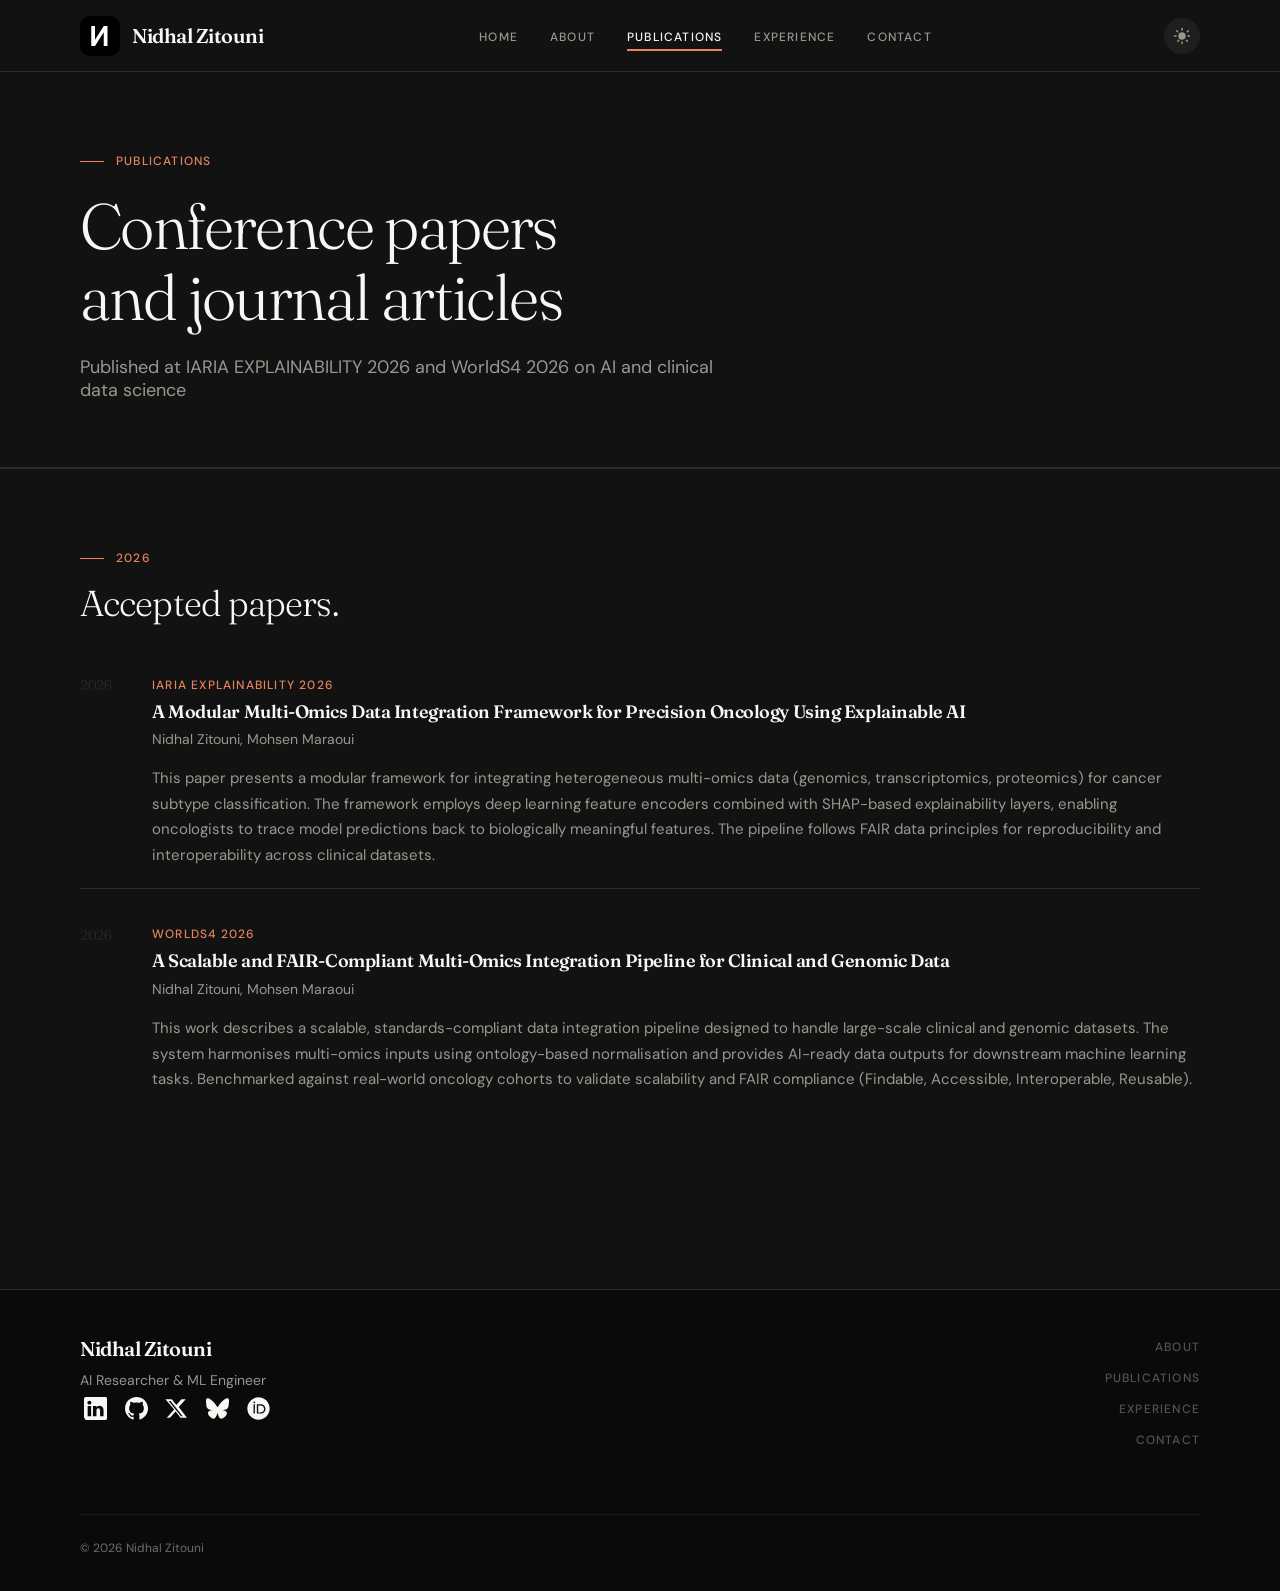
<file: publications.html>
<!DOCTYPE html>
<html lang="en">

<head>
  <meta charset="UTF-8">
  <meta name="viewport" content="width=device-width, initial-scale=1.0">
  <meta name="description"
    content="Publications — Nidhal Zitouni, AI Research on Explainable AI, multi-omics data integration, and precision oncology.">
  <title>Publications — Nidhal Zitouni</title>
  <link rel="icon" type="image/svg+xml" href="assets/img/lettre-n.svg">
  <link rel="preconnect" href="https://fonts.googleapis.com">
  <link rel="preconnect" href="https://fonts.gstatic.com" crossorigin>
  <link
    href="https://fonts.googleapis.com/css2?family=Fraunces:ital,opsz,wght@0,9..144,100..900;1,9..144,100..900&family=DM+Sans:ital,opsz,wght@0,9..40,300;0,9..40,400;0,9..40,500;0,9..40,600;1,9..40,300;1,9..40,400&display=swap"
    rel="stylesheet">
  <link rel="icon" href="assets/img/lettre-n.svg" type="image/svg+xml">
  <link rel="icon" href="assets/img/lettre-n.png" type="image/png">
  <link rel="apple-touch-icon" href="assets/img/lettre-n.png">
  <link rel="stylesheet" href="assets/css/style.css">
  <script>
    const savedTheme = localStorage.getItem('theme');
    if (savedTheme === 'light') {
      document.documentElement.setAttribute('data-theme', 'light');
    } else {
      document.documentElement.setAttribute('data-theme', 'dark');
    }
  </script>
</head>

<body>

  <!-- ═══════════════════════════════════════════════════════
       HEADER
       ═══════════════════════════════════════════════════════ -->
  <header class="site-header" id="site-header">
    <div class="container">
      <div class="site-header__inner">
        <a href="index.html" class="site-header__logo">
          <img src="assets/img/lettre-n.svg" alt="Nidhal Zitouni" width="40" height="40">
          <span>Nidhal Zitouni</span>
        </a>

        <nav class="site-nav" id="site-nav" aria-label="Main navigation">
          <ul class="site-nav__list" role="list">
            <li><a href="index.html" class="site-nav__link">Home</a></li>
            <li><a href="bio.html" class="site-nav__link">About</a></li>
            <li><a href="publications.html" class="site-nav__link is-active">Publications</a></li>
            <li><a href="research.html" class="site-nav__link">Experience</a></li>
            <li><a href="contact.html" class="site-nav__link">Contact</a></li>
          </ul>
        </nav>

        <button class="theme-toggle" id="theme-toggle" aria-label="Toggle dark mode">
          <svg class="icon-moon" xmlns="http://www.w3.org/2000/svg" viewBox="0 0 24 24"><path d="M12.3 22q-4.15 0-7.075-2.925T2.3 12q0-3.675 2.275-6.463T10.45 2.1q.375-.1.688.138.312.237.312.637 0 1.25.438 2.375T13.15 7.3q.8.725 1.9 1.15t2.35.425q.425 0 .663.313.237.312.112.687-1.125 3.325-3.8 5.225T12.3 22Z"/></svg>
          <svg class="icon-sun" xmlns="http://www.w3.org/2000/svg" viewBox="0 0 24 24"><path d="M12 7q-2.075 0-3.537 1.463T7 12q0 2.075 1.463 3.538T12 17q2.075 0 3.538-1.463T17 12q0-2.075-1.463-3.537T12 7ZM2 13q-.425 0-.712-.288T1 12q0-.425.288-.712T2 11h2q.425 0 .713.288T5 12q0 .425-.287.713T4 13H2Zm18 0q-.425 0-.712-.288T19 12q0-.425.288-.713T20 11h2q.425 0 .713.288T23 12q0 .425-.288.713T22 13h-2Zm-8-8q-.425 0-.712-.288T11 4V2q0-.425.288-.712T12 1q.425 0 .713.288T13 2v2q0 .425-.288.713T12 5Zm0 18q-.425 0-.712-.288T11 22v-2q0-.425.288-.713T12 19q.425 0 .713.288T13 20v2q0 .425-.288.713T12 23ZM5.65 7.05L4.225 5.65q-.275-.275-.275-.7t.275-.7q.275-.275.7-.275t.7.275L7.05 5.65q.275.275.275.7t-.275.7q-.275.275-.7.275t-.7-.275ZM18.35 19.75l-1.425-1.4q-.275-.275-.275-.7t.275-.7q.275-.275.7-.275t.7.275l1.425 1.4q.275.275.275.7t-.275.7q-.275.275-.7.275t-.7-.275ZM5.65 19.75q-.275-.275-.275-.7t.275-.7l1.425-1.4q.275-.275.7-.275t.7.275q.275.275.275.7t-.275.7l-1.425 1.4q-.275.275-.7.275t-.7-.275ZM18.35 7.05q-.275-.275-.275-.7t.275-.7l1.425-1.4q.275-.275.7-.275t.7.275q.275.275.275.7t-.275.7l-1.425 1.4q-.275.275-.7.275t-.7-.275Z"/></svg>
        </button>

        <button class="site-header__toggle" id="nav-toggle" aria-expanded="false" aria-controls="site-nav"
          aria-label="Open navigation menu">
          <span></span><span></span><span></span>
        </button>
      </div>
    </div>
  </header>

  <!-- ═══════════════════════════════════════════════════════
       MAIN
       ═══════════════════════════════════════════════════════ -->
  <main class="site-main" id="main">

    <!-- ── PAGE HERO ─────────────────────────────────────── -->
    <section class="page-hero" aria-labelledby="page-title">
      <div class="container">
        <span class="page-hero__eyebrow">Publications</span>
        <h1 class="page-hero__title" id="page-title">Conference papers<br>and journal articles</h1>
        <p class="page-hero__desc">
          Published at IARIA EXPLAINABILITY 2026 and WorldS4 2026 on AI and clinical data science
        </p>
      </div>
    </section>

    <!-- ── PUBLICATIONS ─────────────────────────────────────── -->
    <section class="home-section" aria-labelledby="pubs-2026-heading">
      <div class="container">
        <span class="section-label">2026</span>
        <h2 class="section-title" id="pubs-2026-heading">
          Accepted papers.
        </h2>

        <div class="pub-list" role="list">

          <article class="pub-item" role="listitem">
            <span class="pub-item__year">2026</span>
            <div class="pub-item__body">
              <span class="pub-item__venue">IARIA EXPLAINABILITY 2026</span>
              <p class="pub-item__title"
                style="font-weight:600; font-size:1.125rem; color: var(--clr-navy); line-height:1.4;">
                A Modular Multi-Omics Data Integration Framework for Precision Oncology
                Using Explainable AI
              </p>
              <p class="pub-item__authors">
                Nidhal Zitouni, Mohsen Maraoui
              </p>
              <p style="margin-top:0.75rem; color: var(--clr-text-muted); font-size:0.9375rem; line-height:1.7;">
                This paper presents a modular framework for integrating heterogeneous multi-omics
                data (genomics, transcriptomics, proteomics) for cancer subtype classification.
                The framework employs deep learning feature encoders combined with SHAP-based
                explainability layers, enabling oncologists to trace model predictions back to
                biologically meaningful features. The pipeline follows FAIR data principles
                for reproducibility and interoperability across clinical datasets.
              </p>
            </div>
          </article>

          <article class="pub-item" role="listitem">
            <span class="pub-item__year">2026</span>
            <div class="pub-item__body">
              <span class="pub-item__venue">WorldS4 2026</span>
              <p class="pub-item__title"
                style="font-weight:600; font-size:1.125rem; color: var(--clr-navy); line-height:1.4;">
                A Scalable and FAIR-Compliant Multi-Omics Integration Pipeline
                for Clinical and Genomic Data
              </p>
              <p class="pub-item__authors">
                Nidhal Zitouni, Mohsen Maraoui
              </p>
              <p style="margin-top:0.75rem; color: var(--clr-text-muted); font-size:0.9375rem; line-height:1.7;">
                This work describes a scalable, standards-compliant data integration pipeline
                designed to handle large-scale clinical and genomic datasets. The system
                harmonises multi-omics inputs using ontology-based normalisation and
                provides AI-ready data outputs for downstream machine learning tasks.
                Benchmarked against real-world oncology cohorts to validate scalability
                and FAIR compliance (Findable, Accessible, Interoperable, Reusable).
              </p>
            </div>
          </article>

        </div>
      </div>
    </section>

  </main>

  <!-- ═══════════════════════════════════════════════════════
       FOOTER
       ═══════════════════════════════════════════════════════ -->
  <footer class="site-footer" aria-label="Site footer">
    <div class="container">
      <div class="site-footer__inner">
        <div>
          <p class="site-footer__name">Nidhal Zitouni</p>
          <p class="site-footer__role">AI Researcher & ML Engineer </p>
           <div class="site-footer__brand" aria-label="Social links and website">
            <a href="https://www.linkedin.com/in/nidhal-zitouni-b882482a4/" target="_blank" rel="noopener noreferrer" class="site-footer__brand-link site-footer__brand-link--icon" aria-label="LinkedIn">
              <svg viewBox="0 0 16 16" fill="currentColor" xmlns="http://www.w3.org/2000/svg" class="brand-icon">
                <path d="M0 1.146C0 .513.526 0 1.175 0h13.65C15.474 0 16 .513 16 1.146v13.708c0 .633-.526 1.146-1.175 1.146H1.175C.526 15 0 14.487 0 13.854V1.146zm4.943 12.248V6.169H2.542v7.225h2.401zm-1.2-8.212c.837 0 1.358-.554 1.358-1.248-.015-.709-.52-1.248-1.342-1.248-.822 0-1.359.54-1.359 1.248 0 .694.521 1.248 1.317 1.248h.026zm4.908 8.212V9.359c0-.216.016-.432.08-.586.173-.431.568-.878 1.232-.878.869 0 1.216.662 1.216 1.634v3.865h2.401V9.25c0-2.22-1.184-3.252-2.764-3.252-1.274 0-1.845.7-2.165 1.193v.025h-.016a5.54 5.54 0 0 1 .016-.025V6.169h-2.4c.03.604 0 7.225 0 7.225h2.4z"/>
              </svg>
            </a>
            <a href="https://github.com/ZitouniNidhal" target="_blank" rel="noopener noreferrer" class="site-footer__brand-link site-footer__brand-link--icon" aria-label="GitHub">
              <svg viewBox="0 0 24 24" fill="currentColor" xmlns="http://www.w3.org/2000/svg" class="brand-icon">
                <path d="M12 0c-6.626 0-12 5.373-12 12 0 5.302 3.438 9.8 8.207 11.387.599.111.793-.261.793-.577v-2.234c-3.338.726-4.033-1.416-4.033-1.416-.546-1.387-1.333-1.756-1.333-1.756-1.089-.745.083-.729.083-.729 1.205.084 1.839 1.237 1.839 1.237 1.07 1.834 2.807 1.304 3.492.997.107-.775.418-1.305.762-1.604-2.665-.305-5.467-1.334-5.467-5.931 0-1.311.469-2.381 1.236-3.221-.124-.303-.535-1.524.117-3.176 0 0 1.008-.322 3.301 1.23.957-.266 1.983-.399 3.003-.404 1.02.005 2.047.138 3.006.404 2.291-1.552 3.297-1.23 3.297-1.23.653 1.653.242 2.874.118 3.176.77.84 1.235 1.911 1.235 3.221 0 4.609-2.807 5.624-5.479 5.921.43.372.823 1.102.823 2.222v 3.293c0 .319.192.694.801.576 4.765-1.589 8.199-6.086 8.199-11.386 0-6.627-5.373-12-12-12z"/>
              </svg>
            </a>
            <a href="https://x.com/ZitouniNidhal" target="_blank" rel="noopener noreferrer" class="site-footer__brand-link site-footer__brand-link--icon" aria-label="Twitter/X">
              <svg viewBox="0 0 24 24" fill="currentColor" xmlns="http://www.w3.org/2000/svg" class="brand-icon">
                <path d="M18.244 2.25h3.308l-7.227 8.26 8.502 11.24h-6.6l-5.165-6.75-5.913 6.75h-3.308l7.73-8.835L.424 2.25h6.7l4.676 6.188L17.142 2.25h1.102zm-1.581 17.933h1.833L5.75 4.069H3.808l12.855 16.114z"/>
              </svg>
            </a>
            <a href="https://bsky.app/" target="_blank" rel="noopener noreferrer" class="site-footer__brand-link site-footer__brand-link--icon" aria-label="Bluesky">
              <svg viewBox="0 0 24 24" fill="currentColor" xmlns="http://www.w3.org/2000/svg" class="brand-icon">
                <path d="M12 10.8c-1.087-2.114-4.046-6.053-6.798-7.995C2.566.944 1.561 1.266.902 1.565.139 1.908 0 3.08 0 3.768c0 .69.378 5.65.624 6.479.815 2.736 3.713 3.66 6.383 3.364q.204-.03.415-.056-.207.033-.415.056c-3.912.58-7.387 2.005-2.83 7.078 5.013 5.19 6.87-1.113 7.823-4.308.953 3.195 2.05 9.271 7.733 4.308 4.267-4.308 1.172-6.498-2.74-7.078a9 9 0 0 1-.415-.056q.21.026.415.056c2.67.297 5.568-.628 6.383-3.364.246-.828.624-5.79.624-6.478 0-.69-.139-1.861-.902-2.206-.659-.298-1.664-.62-4.3 1.24C16.046 4.748 13.087 8.687 12 10.8"/>
              </svg>
            </a>
            <a href="https://orcid.org/0009-0005-6971-7522" target="_blank" rel="noopener noreferrer" class="site-footer__brand-link site-footer__brand-link--icon" aria-label="ORCID">
              <svg viewBox="0 0 512 512" fill="currentColor" xmlns="http://www.w3.org/2000/svg" class="brand-icon">
                <path d="M294.75 188.19h-45.92V342h47.47c67.62 0 83.12-51.34 83.12-76.91 0-41.64-26.54-76.9-84.67-76.9M256 8C119 8 8 119 8 256s111 248 248 248 248-111 248-248S393 8 256 8m-80.79 360.76h-29.84v-207.5h29.84zm-14.92-231.14a19.57 19.57 0 1 1 19.57-19.57 19.64 19.64 0 0 1-19.57 19.57M300 369h-81V161.26h80.6c76.73 0 110.44 54.83 110.44 103.85C410 318.39 368.38 369 300 369"/>
              </svg>
            </a>
          </div>
        </div>
        <nav class="site-footer__nav" aria-label="Footer navigation">
          <a href="bio.html">About</a>
          <a href="publications.html">Publications</a>
          <a href="research.html">Experience</a>
          <a href="contact.html">Contact</a>
        </nav>
        <div class="site-footer__bottom">
          <span>© 2026 Nidhal Zitouni</span>
          
        </div>
      </div>
    </div>
  </footer>

  <script src="assets/js/main.js"></script>
</body>

</html>
</file>
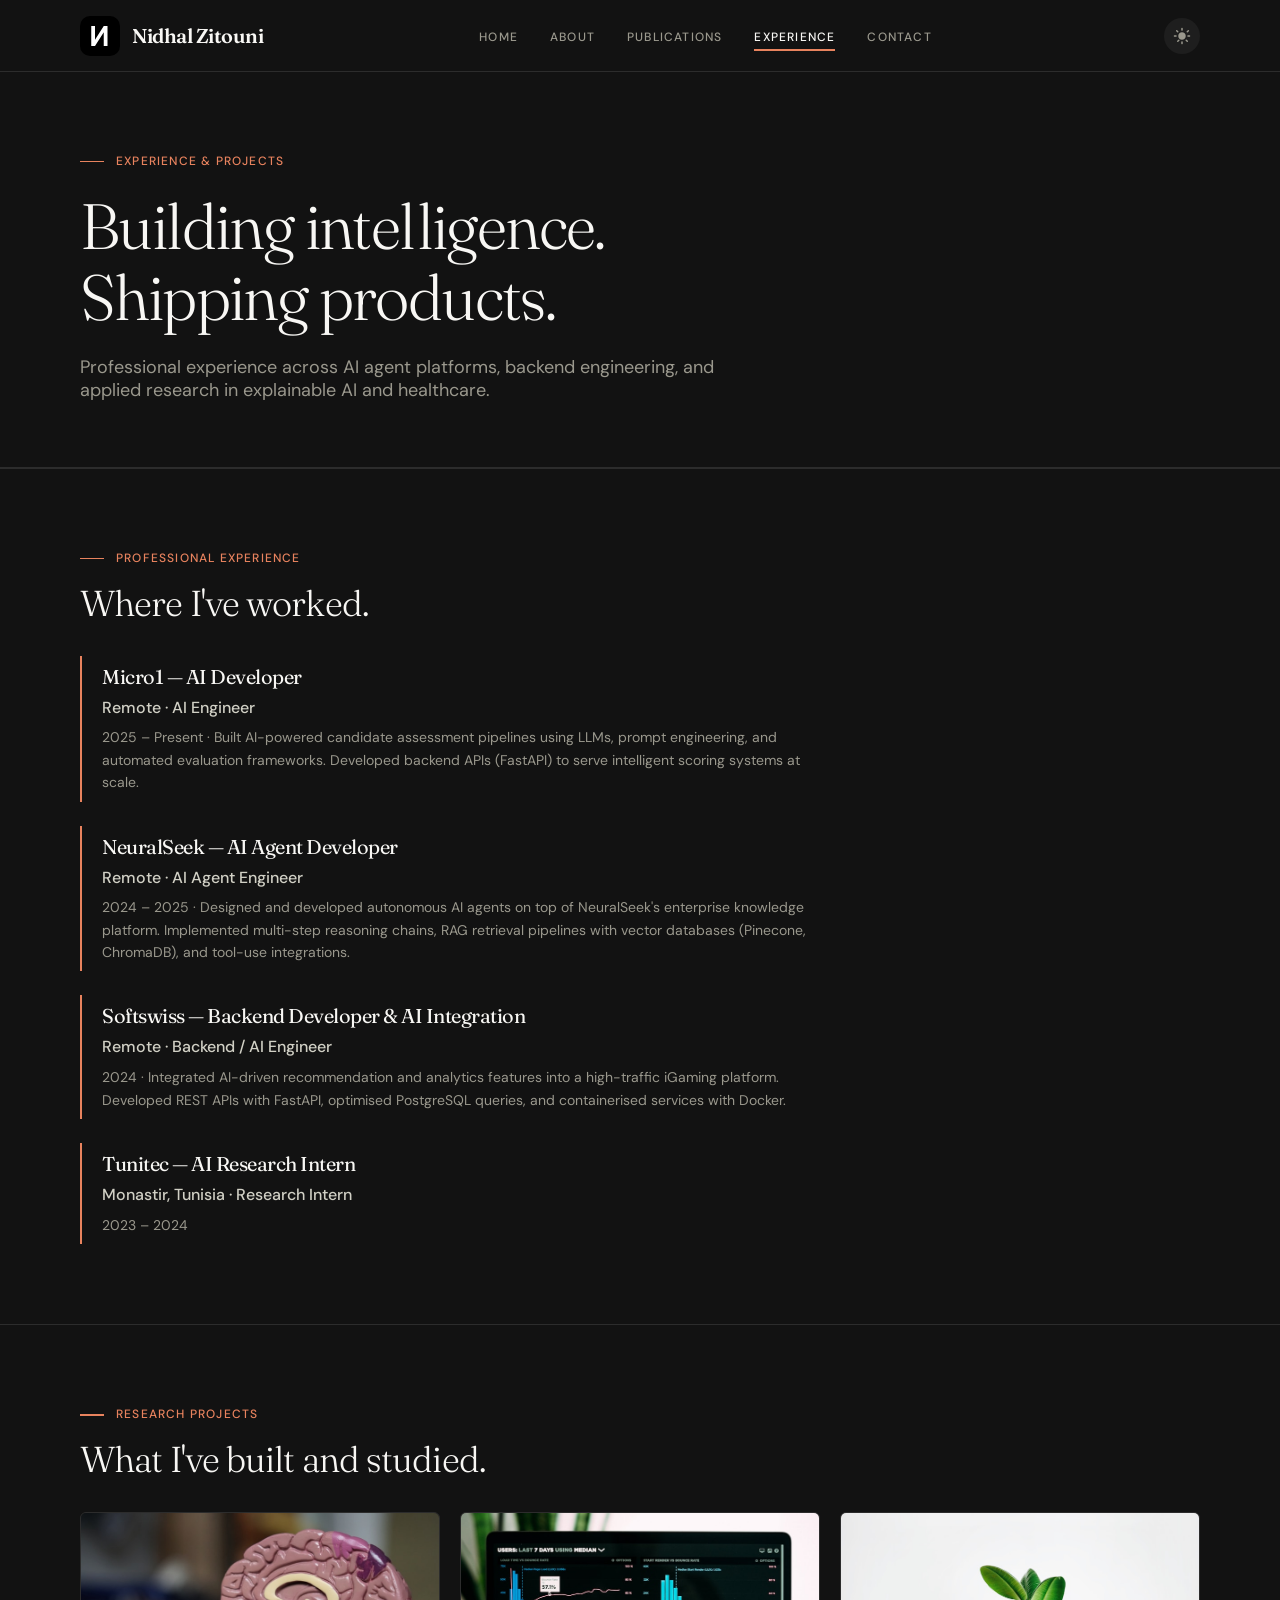
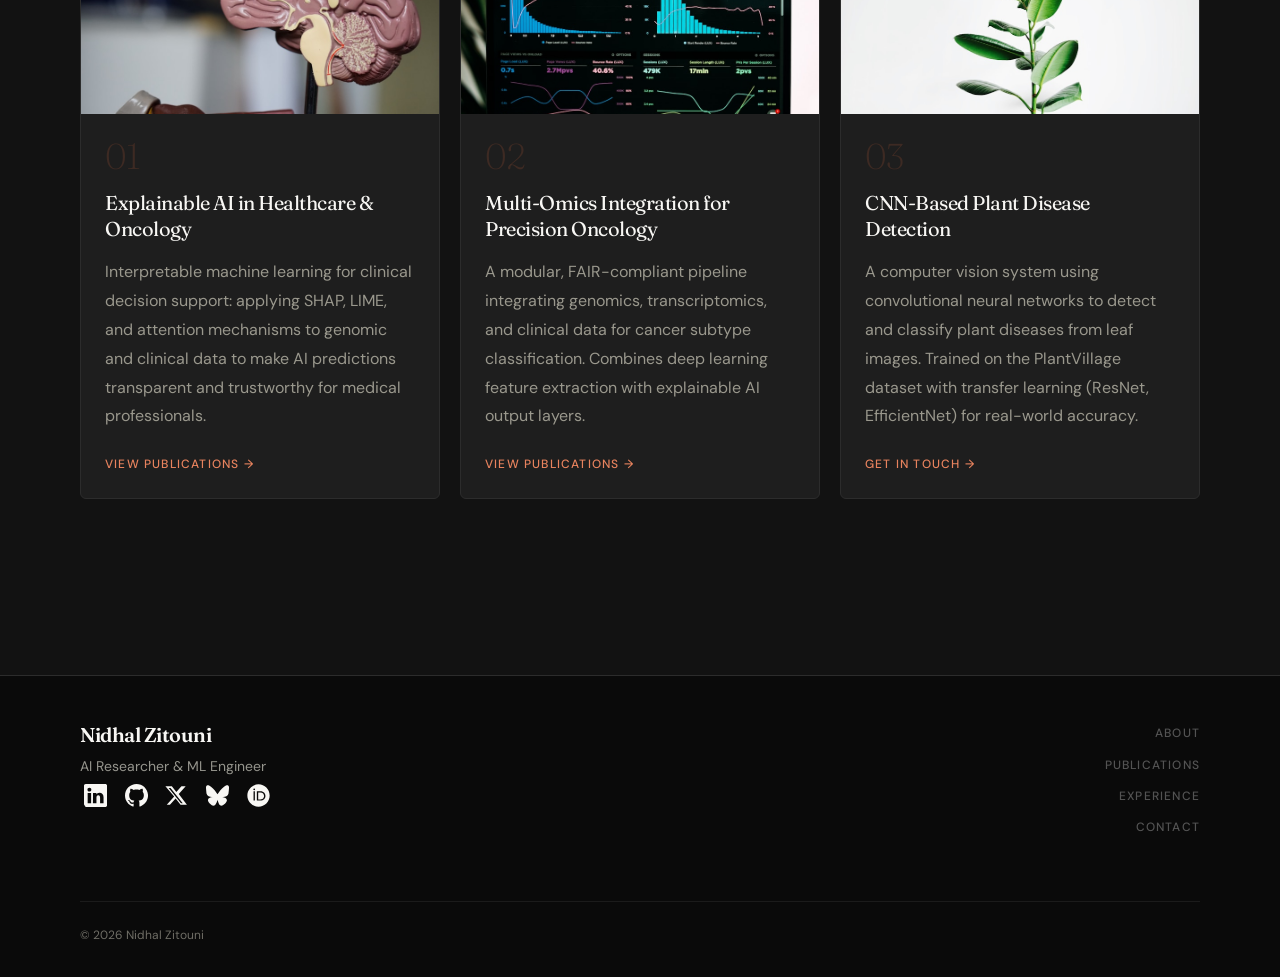
<file: research.html>
<!DOCTYPE html>
<html lang="en">

<head>
  <meta charset="UTF-8">
  <meta name="viewport" content="width=device-width, initial-scale=1.0">
  <meta name="description"
    content="Experience &amp; Projects — Nidhal Zitouni, AI Developer. Professional roles in AI agent development, LLMs, RAG pipelines, and explainable AI.">
  <title>Experience — Nidhal Zitouni</title>
  <link rel="preconnect" href="https://fonts.googleapis.com">
  <link rel="preconnect" href="https://fonts.gstatic.com" crossorigin>
  <link
    href="https://fonts.googleapis.com/css2?family=Fraunces:ital,opsz,wght@0,9..144,100..900;1,9..144,100..900&family=DM+Sans:ital,opsz,wght@0,9..40,300;0,9..40,400;0,9..40,500;0,9..40,600;1,9..40,300;1,9..40,400&display=swap"
    rel="stylesheet">
  <link rel="icon" href="assets/img/lettre-n.svg" type="image/svg+xml">
  <link rel="icon" href="assets/img/lettre-n.png" type="image/png">
  <link rel="apple-touch-icon" href="assets/img/lettre-n.png">
  <link rel="stylesheet" href="assets/css/style.css">
  <script>
    const savedTheme = localStorage.getItem('theme');
    if (savedTheme === 'light') {
      document.documentElement.setAttribute('data-theme', 'light');
    } else {
      document.documentElement.setAttribute('data-theme', 'dark');
    }
  </script>
</head>

<body>

  <!-- ═══════════════════════════════════════════════════════
       HEADER
       ═══════════════════════════════════════════════════════ -->
  <header class="site-header" id="site-header">
    <div class="container">
      <div class="site-header__inner">
        <a href="index.html" class="site-header__logo">
          <img src="assets/img/lettre-n.svg" alt="Nidhal Zitouni" width="40" height="40">
          <span>Nidhal Zitouni</span>
        </a>

        <nav class="site-nav" id="site-nav" aria-label="Main navigation">
          <ul class="site-nav__list" role="list">
            <li><a href="index.html" class="site-nav__link">Home</a></li>
            <li><a href="bio.html" class="site-nav__link">About</a></li>
            <li><a href="publications.html" class="site-nav__link">Publications</a></li>
            <li><a href="research.html" class="site-nav__link is-active">Experience</a></li>
            <li><a href="contact.html" class="site-nav__link">Contact</a></li>
          </ul>
        </nav>

        <button class="theme-toggle" id="theme-toggle" aria-label="Toggle dark mode">
          <svg class="icon-moon" xmlns="http://www.w3.org/2000/svg" viewBox="0 0 24 24"><path d="M12.3 22q-4.15 0-7.075-2.925T2.3 12q0-3.675 2.275-6.463T10.45 2.1q.375-.1.688.138.312.237.312.637 0 1.25.438 2.375T13.15 7.3q.8.725 1.9 1.15t2.35.425q.425 0 .663.313.237.312.112.687-1.125 3.325-3.8 5.225T12.3 22Z"/></svg>
          <svg class="icon-sun" xmlns="http://www.w3.org/2000/svg" viewBox="0 0 24 24"><path d="M12 7q-2.075 0-3.537 1.463T7 12q0 2.075 1.463 3.538T12 17q2.075 0 3.538-1.463T17 12q0-2.075-1.463-3.537T12 7ZM2 13q-.425 0-.712-.288T1 12q0-.425.288-.712T2 11h2q.425 0 .713.288T5 12q0 .425-.287.713T4 13H2Zm18 0q-.425 0-.712-.288T19 12q0-.425.288-.713T20 11h2q.425 0 .713.288T23 12q0 .425-.288.713T22 13h-2Zm-8-8q-.425 0-.712-.288T11 4V2q0-.425.288-.712T12 1q.425 0 .713.288T13 2v2q0 .425-.288.713T12 5Zm0 18q-.425 0-.712-.288T11 22v-2q0-.425.288-.713T12 19q.425 0 .713.288T13 20v2q0 .425-.288.713T12 23ZM5.65 7.05L4.225 5.65q-.275-.275-.275-.7t.275-.7q.275-.275.7-.275t.7.275L7.05 5.65q.275.275.275.7t-.275.7q-.275.275-.7.275t-.7-.275ZM18.35 19.75l-1.425-1.4q-.275-.275-.275-.7t.275-.7q.275-.275.7-.275t.7.275l1.425 1.4q.275.275.275.7t-.275.7q-.275.275-.7.275t-.7-.275ZM5.65 19.75q-.275-.275-.275-.7t.275-.7l1.425-1.4q.275-.275.7-.275t.7.275q.275.275.275.7t-.275.7l-1.425 1.4q-.275.275-.7.275t-.7-.275ZM18.35 7.05q-.275-.275-.275-.7t.275-.7l1.425-1.4q.275-.275.7-.275t.7.275q.275.275.275.7t-.275.7l-1.425 1.4q-.275.275-.7.275t-.7-.275Z"/></svg>
        </button>

        <button class="site-header__toggle" id="nav-toggle" aria-expanded="false" aria-controls="site-nav"
          aria-label="Open navigation menu">
          <span></span><span></span><span></span>
        </button>
      </div>
    </div>
  </header>

  <!-- ═══════════════════════════════════════════════════════
       MAIN
       ═══════════════════════════════════════════════════════ -->
  <main class="site-main" id="main">

    <!-- ── PAGE HERO ─────────────────────────────────────── -->
    <section class="page-hero" aria-labelledby="page-title">
      <div class="container">
        <span class="page-hero__eyebrow">Experience &amp; Projects</span>
        <h1 class="page-hero__title" id="page-title">Building intelligence.<br>Shipping products.</h1>
        <p class="page-hero__desc">
          Professional experience across AI agent platforms, backend engineering,
          and applied research in explainable AI and healthcare.
        </p>
      </div>
    </section>

    <!-- ── PROFESSIONAL EXPERIENCE ──────────────────────────────── -->
    <section class="home-section" aria-labelledby="exp-heading">
      <div class="container">
        <span class="section-label">Professional Experience</span>
        <h2 class="section-title" id="exp-heading">
          Where I've worked.
        </h2>

        <div class="credential-list" style="max-width:760px;">

          <div class="credential-card">
            <p class="credential-card__institution">Micro1 — AI Developer</p>
            <p class="credential-card__role">
              Remote · AI Engineer
            </p>
            <p class="credential-card__detail">
              2025 – Present · Built AI-powered candidate assessment pipelines using LLMs,
              prompt engineering, and automated evaluation frameworks. Developed backend APIs
              (FastAPI) to serve intelligent scoring systems at scale.
            </p>
          </div>

          <div class="credential-card">
            <p class="credential-card__institution">NeuralSeek — AI Agent Developer</p>
            <p class="credential-card__role">
              Remote · AI Agent Engineer
            </p>
            <p class="credential-card__detail">
              2024 – 2025 · Designed and developed autonomous AI agents on top of NeuralSeek's
              enterprise knowledge platform. Implemented multi-step reasoning chains, RAG retrieval
              pipelines with vector databases (Pinecone, ChromaDB), and tool-use integrations.
            </p>
          </div>

          <div class="credential-card">
            <p class="credential-card__institution">Softswiss — Backend Developer &amp; AI Integration</p>
            <p class="credential-card__role">
              Remote · Backend / AI Engineer
            </p>
            <p class="credential-card__detail">
              2024 · Integrated AI-driven recommendation and analytics features into a high-traffic
              iGaming platform. Developed REST APIs with FastAPI, optimised PostgreSQL queries,
              and containerised services with Docker.
            </p>
          </div>

          <div class="credential-card">
            <p class="credential-card__institution">Tunitec — AI Research Intern</p>
            <p class="credential-card__role">
              Monastir, Tunisia · Research Intern
            </p>
            <p class="credential-card__detail">
              2023 – 2024
            </p>
          </div>

        </div>
      </div>
    </section>

    <!-- ── RESEARCH PROJECTS / KEY AREAS ──────────────────────────────── -->
    <section class="home-section" aria-labelledby="projects-heading">
      <div class="container">
        <span class="section-label">Research Projects</span>
        <h2 class="section-title" id="projects-heading">
          What I've built and studied.
        </h2>

        <div class="research-grid">

          <div class="card card--image">
            <div class="research-card__thumbnail">
              <img src="assets/img/healthcare_ai.jpg" alt="Explainable AI in Healthcare">
            </div>
            <div class="research-card">
              <span class="research-card__number">01</span>
              <h3 class="research-card__title">Explainable AI in Healthcare &amp; Oncology</h3>
              <p class="research-card__desc">
                Interpretable machine learning for clinical decision support: applying SHAP,
                LIME, and attention mechanisms to genomic and clinical data to make AI
                predictions transparent and trustworthy for medical professionals.
              </p>
              <a href="publications.html" class="research-card__link">View publications →</a>
            </div>
          </div>

          <div class="card card--image">
            <div class="research-card__thumbnail">
              <img src="assets/img/data_science.jpg" alt="Multi-Omics Integration Pipeline">
            </div>
            <div class="research-card">
              <span class="research-card__number">02</span>
              <h3 class="research-card__title">Multi-Omics Integration for Precision Oncology</h3>
              <p class="research-card__desc">
                A modular, FAIR-compliant pipeline integrating genomics, transcriptomics, and
                clinical data for cancer subtype classification. Combines deep learning feature
                extraction with explainable AI output layers.
              </p>
              <a href="publications.html" class="research-card__link">View publications →</a>
            </div>
          </div>

          <div class="card card--image">
            <div class="research-card__thumbnail">
              <img src="assets/img/plant_disease.jpg" alt="CNN Plant Disease Detection">
            </div>
            <div class="research-card">
              <span class="research-card__number">03</span>
              <h3 class="research-card__title">CNN-Based Plant Disease Detection</h3>
              <p class="research-card__desc">
                A computer vision system using convolutional neural networks to detect and
                classify plant diseases from leaf images. Trained on the PlantVillage dataset
                with transfer learning (ResNet, EfficientNet) for real-world accuracy.
              </p>
              <a href="contact.html" class="research-card__link">Get in touch →</a>
            </div>
          </div>

        </div>
      </div>
    </section>

  </main>

  <!-- ═══════════════════════════════════════════════════════
       FOOTER
       ═══════════════════════════════════════════════════════ -->
  <footer class="site-footer" aria-label="Site footer">
    <div class="container">
      <div class="site-footer__inner">
        <div>
          <p class="site-footer__name">Nidhal Zitouni</p>
          <p class="site-footer__role">AI Researcher & ML Engineer </p>
           <div class="site-footer__brand" aria-label="Social links and website">
            <a href="https://www.linkedin.com/in/nidhal-zitouni-b882482a4/" target="_blank" rel="noopener noreferrer" class="site-footer__brand-link site-footer__brand-link--icon" aria-label="LinkedIn">
              <svg viewBox="0 0 16 16" fill="currentColor" xmlns="http://www.w3.org/2000/svg" class="brand-icon">
                <path d="M0 1.146C0 .513.526 0 1.175 0h13.65C15.474 0 16 .513 16 1.146v13.708c0 .633-.526 1.146-1.175 1.146H1.175C.526 15 0 14.487 0 13.854V1.146zm4.943 12.248V6.169H2.542v7.225h2.401zm-1.2-8.212c.837 0 1.358-.554 1.358-1.248-.015-.709-.52-1.248-1.342-1.248-.822 0-1.359.54-1.359 1.248 0 .694.521 1.248 1.317 1.248h.026zm4.908 8.212V9.359c0-.216.016-.432.08-.586.173-.431.568-.878 1.232-.878.869 0 1.216.662 1.216 1.634v3.865h2.401V9.25c0-2.22-1.184-3.252-2.764-3.252-1.274 0-1.845.7-2.165 1.193v.025h-.016a5.54 5.54 0 0 1 .016-.025V6.169h-2.4c.03.604 0 7.225 0 7.225h2.4z"/>
              </svg>
            </a>
            <a href="https://github.com/ZitouniNidhal" target="_blank" rel="noopener noreferrer" class="site-footer__brand-link site-footer__brand-link--icon" aria-label="GitHub">
              <svg viewBox="0 0 24 24" fill="currentColor" xmlns="http://www.w3.org/2000/svg" class="brand-icon">
                <path d="M12 0c-6.626 0-12 5.373-12 12 0 5.302 3.438 9.8 8.207 11.387.599.111.793-.261.793-.577v-2.234c-3.338.726-4.033-1.416-4.033-1.416-.546-1.387-1.333-1.756-1.333-1.756-1.089-.745.083-.729.083-.729 1.205.084 1.839 1.237 1.839 1.237 1.07 1.834 2.807 1.304 3.492.997.107-.775.418-1.305.762-1.604-2.665-.305-5.467-1.334-5.467-5.931 0-1.311.469-2.381 1.236-3.221-.124-.303-.535-1.524.117-3.176 0 0 1.008-.322 3.301 1.23.957-.266 1.983-.399 3.003-.404 1.02.005 2.047.138 3.006.404 2.291-1.552 3.297-1.23 3.297-1.23.653 1.653.242 2.874.118 3.176.77.84 1.235 1.911 1.235 3.221 0 4.609-2.807 5.624-5.479 5.921.43.372.823 1.102.823 2.222v 3.293c0 .319.192.694.801.576 4.765-1.589 8.199-6.086 8.199-11.386 0-6.627-5.373-12-12-12z"/>
              </svg>
            </a>
            <a href="https://x.com/ZitouniNidhal" target="_blank" rel="noopener noreferrer" class="site-footer__brand-link site-footer__brand-link--icon" aria-label="Twitter/X">
              <svg viewBox="0 0 24 24" fill="currentColor" xmlns="http://www.w3.org/2000/svg" class="brand-icon">
                <path d="M18.244 2.25h3.308l-7.227 8.26 8.502 11.24h-6.6l-5.165-6.75-5.913 6.75h-3.308l7.73-8.835L.424 2.25h6.7l4.676 6.188L17.142 2.25h1.102zm-1.581 17.933h1.833L5.75 4.069H3.808l12.855 16.114z"/>
              </svg>
            </a>
            <a href="https://bsky.app/" target="_blank" rel="noopener noreferrer" class="site-footer__brand-link site-footer__brand-link--icon" aria-label="Bluesky">
              <svg viewBox="0 0 24 24" fill="currentColor" xmlns="http://www.w3.org/2000/svg" class="brand-icon">
                <path d="M12 10.8c-1.087-2.114-4.046-6.053-6.798-7.995C2.566.944 1.561 1.266.902 1.565.139 1.908 0 3.08 0 3.768c0 .69.378 5.65.624 6.479.815 2.736 3.713 3.66 6.383 3.364q.204-.03.415-.056-.207.033-.415.056c-3.912.58-7.387 2.005-2.83 7.078 5.013 5.19 6.87-1.113 7.823-4.308.953 3.195 2.05 9.271 7.733 4.308 4.267-4.308 1.172-6.498-2.74-7.078a9 9 0 0 1-.415-.056q.21.026.415.056c2.67.297 5.568-.628 6.383-3.364.246-.828.624-5.79.624-6.478 0-.69-.139-1.861-.902-2.206-.659-.298-1.664-.62-4.3 1.24C16.046 4.748 13.087 8.687 12 10.8"/>
              </svg>
            </a>
            <a href="https://orcid.org/0009-0005-6971-7522" target="_blank" rel="noopener noreferrer" class="site-footer__brand-link site-footer__brand-link--icon" aria-label="ORCID">
              <svg viewBox="0 0 512 512" fill="currentColor" xmlns="http://www.w3.org/2000/svg" class="brand-icon">
                <path d="M294.75 188.19h-45.92V342h47.47c67.62 0 83.12-51.34 83.12-76.91 0-41.64-26.54-76.9-84.67-76.9M256 8C119 8 8 119 8 256s111 248 248 248 248-111 248-248S393 8 256 8m-80.79 360.76h-29.84v-207.5h29.84zm-14.92-231.14a19.57 19.57 0 1 1 19.57-19.57 19.64 19.64 0 0 1-19.57 19.57M300 369h-81V161.26h80.6c76.73 0 110.44 54.83 110.44 103.85C410 318.39 368.38 369 300 369"/>
              </svg>
            </a>
          </div>
        </div>
        <nav class="site-footer__nav" aria-label="Footer navigation">
          <a href="bio.html">About</a>
          <a href="publications.html">Publications</a>
          <a href="research.html">Experience</a>
          <a href="contact.html">Contact</a>
        </nav>
        <div class="site-footer__bottom">
          <span>© 2026 Nidhal Zitouni</span>

        </div>
      </div>
    </div>
  </footer>

  <script src="assets/js/main.js"></script>
</body>

</html>
</file>
<file: assets/css/style.css>
/* ============================================================
   VARIABLES
   ============================================================ */
:root {
  /* Colours */
  --clr-navy:         #223247;
  --clr-charcoal:     #55657a;
  --clr-accent:       #c97a5d;
  --clr-accent-light: #f1dfd2;
  --clr-bg:           #f5f1ec;
  --clr-bg-alt:       #fffdfb;
  --clr-white:        #fffdfb;
  --clr-text:         #223247;
  --clr-text-muted:   #64748b;
  --clr-border:       #e6ddd3;

  /* Typography */
  --ff-display: 'Fraunces', Georgia, serif;
  --ff-body:    'DM Sans', system-ui, -apple-system, sans-serif;

  --fw-thin:     200;
  --fw-light:    300;
  --fw-regular:  400;
  --fw-medium:   500;
  --fw-semibold: 600;
  --fw-bold:     700;

  --fs-xs:   0.75rem;
  --fs-sm:   0.875rem;
  --fs-base: 1rem;
  --fs-lg:   1.125rem;
  --fs-xl:   1.25rem;
  --fs-2xl:  1.5rem;
  --fs-3xl:  1.875rem;
  --fs-4xl:  2.25rem;
  --fs-5xl:  3rem;
  --fs-6xl:  4rem;
  --fs-hero: clamp(3.5rem, 10vw, 7rem);

  --lh-tight:   1.1;
  --lh-snug:    1.3;
  --lh-normal:  1.6;
  --lh-relaxed: 1.8;

  --ls-tight:  -0.025em;
  --ls-normal:  0;
  --ls-wide:    0.05em;
  --ls-wider:   0.1em;

  /* Spacing */
  --sp-1:  0.25rem;
  --sp-2:  0.5rem;
  --sp-3:  0.75rem;
  --sp-4:  1rem;
  --sp-5:  1.25rem;
  --sp-6:  1.5rem;
  --sp-8:  2rem;
  --sp-10: 2.5rem;
  --sp-12: 3rem;
  --sp-16: 4rem;
  --sp-20: 5rem;
  --sp-24: 6rem;

  /* Layout */
  --container-max: 1200px;
  --container-pad: clamp(1.25rem, 4vw, 2.5rem);
  --header-h:      4.5rem;

  /* Misc */
  --radius-sm: 3px;
  --radius-md: 6px;
  --radius-lg: 12px;
  --shadow-sm: 0 1px 4px rgba(26, 30, 58, 0.08);
  --shadow-md: 0 4px 20px rgba(26, 30, 58, 0.12);
  --transition:      200ms ease;
  --transition-slow: 400ms ease;
}

[data-theme="dark"] {
  --clr-navy:         #f8f7f4;
  --clr-charcoal:     #d1d0c5;
  --clr-accent:       #e8835e;
  --clr-accent-light: #3d2a23;
  --clr-bg:           #121212;
  --clr-bg-alt:       #1e1e1e;
  --clr-white:        #1e1e1e;
  --clr-text:         #e2dfd9;
  --clr-text-muted:   #9a988d;
  --clr-border:       #2c2c2c;
  --shadow-sm: 0 1px 4px rgba(0, 0, 0, 0.4);
  --shadow-md: 0 4px 20px rgba(0, 0, 0, 0.6);
}

/* Dark mode — elements that use inverted color schemes */
[data-theme="dark"] .site-footer {
  background: #0a0a0a;
  color: rgba(255, 255, 255, 0.55);
}

[data-theme="dark"] .site-footer__name {
  color: #f8f7f4;
}

[data-theme="dark"] .site-footer__bottom {
  border-top-color: rgba(255, 255, 255, 0.1);
}

[data-theme="dark"] .site-header {
  background: #121212;
  border-bottom-color: #2c2c2c;
}

[data-theme="dark"] .pub-filter-btn.is-active {
  background: #e8835e;
  color: #121212;
}

[data-theme="dark"] .btn--primary {
  background: #e8835e;
  border-color: #e8835e;
  color: #121212;
}

[data-theme="dark"] .btn--primary:hover {
  background: #f09a78;
  border-color: #f09a78;
}

[data-theme="dark"] .btn--outline {
  border-color: #9a988d;
  color: #e2dfd9;
}

[data-theme="dark"] .btn--outline:hover {
  background: #e8835e;
  border-color: #e8835e;
  color: #121212;
}

[data-theme="dark"] .pub-item__badge--best {
  background: #3d2a10;
  color: #fbbf24;
}

[data-theme="dark"] .pub-item__badge--hm {
  background: #1e2a4a;
  color: #60a5fa;
}

[data-theme="dark"] .site-nav {
  background: #121212;
}


/* ============================================================
   RESET
   ============================================================ */
*, *::before, *::after {
  box-sizing: border-box;
  margin: 0;
  padding: 0;
}

html {
  scroll-behavior: smooth;
  -webkit-text-size-adjust: 100%;
}

body {
  font-family: var(--ff-body);
  font-size: var(--fs-base);
  line-height: var(--lh-normal);
  color: var(--clr-text);
  background-color: var(--clr-bg);
  -webkit-font-smoothing: antialiased;
  -moz-osx-font-smoothing: grayscale;
}

img, svg { display: block; max-width: 100%; }
a        { color: inherit; text-decoration: none; }
ul, ol   { list-style: none; }
button   { font: inherit; cursor: pointer; background: none; border: none; }

/* ============================================================
   BASE TYPOGRAPHY
   ============================================================ */
h1, h2, h3, h4, h5, h6 {
  font-family: var(--ff-display);
  font-weight: var(--fw-regular);
  line-height: var(--lh-tight);
  letter-spacing: var(--ls-tight);
  color: var(--clr-navy);
}

p {
  line-height: var(--lh-relaxed);
  color: var(--clr-charcoal);
}

/* ============================================================
   LAYOUT
   ============================================================ */
.container {
  width: 100%;
  max-width: var(--container-max);
  margin-inline: auto;
  padding-inline: var(--container-pad);
}

.site-main {
  padding-block-start: var(--header-h);
  min-height: calc(100vh - var(--header-h));
}

/* ============================================================
   HEADER & NAV
   ============================================================ */
.site-header {
  position: fixed;
  inset-block-start: 0;
  inset-inline: 0;
  height: var(--header-h);
  background: var(--clr-white);
  border-bottom: 1px solid var(--clr-border);
  z-index: 100;
  transition: box-shadow var(--transition);
}

.site-header.is-scrolled {
  box-shadow: var(--shadow-sm);
}

/* Container inside the header must fill the header height so that
   site-header__inner's height: 100% resolves correctly. */
.site-header .container {
  height: 100%;
}

.site-header__inner {
  display: flex;
  align-items: center;
  justify-content: space-between;
  height: 100%;
}

.site-header__logo {
  display: inline-flex;
  align-items: center;
  gap: 0.75rem;
  font-family: var(--ff-display);
  font-size: var(--fs-xl);
  font-weight: var(--fw-semibold);
  letter-spacing: var(--ls-tight);
  color: var(--clr-navy);
  transition: opacity var(--transition);
}

.site-header__logo img {
  display: block;
  width: 2.5rem;
  height: auto;
}

.site-header__logo span {
  display: inline-block;
}

.site-header__logo:hover {
  opacity: 0.85;
}

.site-nav__list {
  display: flex;
  align-items: center;
  gap: var(--sp-8);
}

.site-nav__link {
  font-size: var(--fs-xs);
  font-weight: var(--fw-medium);
  letter-spacing: var(--ls-wider);
  text-transform: uppercase;
  color: var(--clr-text-muted);
  position: relative;
  padding-block: var(--sp-1);
  transition: color var(--transition);
}

.site-nav__link::after {
  content: '';
  position: absolute;
  inset-block-end: -2px;
  inset-inline-start: 0;
  width: 0;
  height: 1.5px;
  background: var(--clr-accent);
  transition: width var(--transition);
}

.site-nav__link:hover,
.site-nav__link.is-active {
  color: var(--clr-navy);
}

.site-nav__link:hover::after,
.site-nav__link.is-active::after {
  width: 100%;
}

/* Theme Toggle */
.theme-toggle {
  display: flex;
  align-items: center;
  justify-content: center;
  width: 36px;
  height: 36px;
  border-radius: 50%;
  color: var(--clr-text-muted);
  background: var(--clr-bg-alt);
  transition: color var(--transition), background var(--transition), transform var(--transition);
  margin-inline-start: var(--sp-4);
}

.theme-toggle:hover {
  color: var(--clr-navy);
  background: var(--clr-border);
  transform: scale(1.05);
}

.theme-toggle svg {
  width: 18px;
  height: 18px;
  fill: currentColor;
}

/* Hide sun in dark mode, hide moon in light mode */
[data-theme="dark"] .icon-moon { display: none; }
[data-theme="dark"] .icon-sun { display: block; }

:root:not([data-theme="dark"]) .icon-moon { display: block; }
:root:not([data-theme="dark"]) .icon-sun { display: none; }


/* Hamburger */
.site-header__toggle {
  display: none;
  flex-direction: column;
  justify-content: space-between;
  width: 24px;
  height: 18px;
  padding: 0;
  z-index: 110;
}

.site-header__toggle span {
  display: block;
  height: 2px;
  background: var(--clr-navy);
  border-radius: 2px;
  transition: transform var(--transition), opacity var(--transition);
  transform-origin: center;
}

.site-header__toggle[aria-expanded="true"] span:nth-child(1) {
  transform: translateY(8px) rotate(45deg);
}
.site-header__toggle[aria-expanded="true"] span:nth-child(2) {
  opacity: 0;
}
.site-header__toggle[aria-expanded="true"] span:nth-child(3) {
  transform: translateY(-8px) rotate(-45deg);
}

/* ============================================================
   PAGE HERO (interior pages)
   ============================================================ */
.page-hero {
  padding-block: var(--sp-20) var(--sp-16);
  border-bottom: 1px solid var(--clr-border);
}

.page-hero__eyebrow {
  display: flex;
  align-items: center;
  gap: var(--sp-3);
  font-size: var(--fs-xs);
  font-weight: var(--fw-medium);
  letter-spacing: var(--ls-wider);
  text-transform: uppercase;
  color: var(--clr-accent);
  margin-block-end: var(--sp-5);
}

.page-hero__eyebrow::before {
  content: '';
  display: block;
  width: 24px;
  height: 1.5px;
  background: var(--clr-accent);
  flex-shrink: 0;
}

.page-hero__title {
  font-size: clamp(var(--fs-4xl), 7vw, var(--fs-6xl));
  font-weight: var(--fw-light);
  letter-spacing: var(--ls-tight);
  line-height: var(--lh-tight);
  color: var(--clr-navy);
  max-width: 22ch;
}

.page-hero__desc {
  margin-block-start: var(--sp-6);
  font-size: var(--fs-lg);
  color: var(--clr-text-muted);
  max-width: 55ch;
  line-height: var(--lh-snug);
}

/* ============================================================
   SECTION ELEMENTS
   ============================================================ */
.section-label {
  display: flex;
  align-items: center;
  gap: var(--sp-3);
  font-size: var(--fs-xs);
  font-weight: var(--fw-medium);
  letter-spacing: var(--ls-wider);
  text-transform: uppercase;
  color: var(--clr-accent);
  margin-block-end: var(--sp-4);
}

.section-label::before {
  content: '';
  display: block;
  width: 24px;
  height: 1.5px;
  background: var(--clr-accent);
  flex-shrink: 0;
}

.section-title {
  font-size: clamp(var(--fs-2xl), 4vw, var(--fs-4xl));
  font-weight: var(--fw-light);
  letter-spacing: var(--ls-tight);
  margin-block-end: var(--sp-8);
}

.section-divider {
  border: none;
  border-top: 1px solid var(--clr-border);
  margin-block: var(--sp-20);
}

/* ============================================================
   CARDS
   ============================================================ */
.card {
  background: var(--clr-white);
  border: 1px solid var(--clr-border);
  border-radius: var(--radius-md);
  padding: var(--sp-6);
  transition: box-shadow var(--transition), border-color var(--transition);
}

.card:hover {
  box-shadow: var(--shadow-md);
  border-color: transparent;
}

/* ============================================================
   BUTTONS
   ============================================================ */
.btn {
  display: inline-flex;
  align-items: center;
  gap: var(--sp-2);
  padding: var(--sp-3) var(--sp-6);
  font-size: var(--fs-xs);
  font-weight: var(--fw-medium);
  letter-spacing: var(--ls-wider);
  text-transform: uppercase;
  border-radius: var(--radius-sm);
  transition: background var(--transition), color var(--transition), border-color var(--transition);
  white-space: nowrap;
}

.btn--primary {
  background: var(--clr-navy);
  color: var(--clr-white);
  border: 1.5px solid var(--clr-navy);
}

.btn--primary:hover {
  background: var(--clr-accent);
  border-color: var(--clr-accent);
}

.btn--outline {
  background: transparent;
  color: var(--clr-navy);
  border: 1.5px solid var(--clr-navy);
}

.btn--outline:hover {
  background: var(--clr-navy);
  color: var(--clr-white);
}

/* ============================================================
   PLACEHOLDER BLOCKS
   ============================================================ */
.ph-block {
  background: var(--clr-bg-alt);
  border: 1px dashed var(--clr-border);
  border-radius: var(--radius-sm);
  display: flex;
  align-items: center;
  justify-content: center;
  color: var(--clr-text-muted);
  font-size: var(--fs-sm);
  font-style: italic;
}

/* ============================================================
   HOME — HERO
   ============================================================ */
.home-hero {
  padding-block-start: clamp(var(--sp-16), 16vh, var(--sp-24));
  padding-block-end: clamp(var(--sp-12), 10vh, var(--sp-20));
  position: relative;
  overflow: hidden;
}

.home-hero__inner {
  display: grid;
  grid-template-columns: 1fr auto;
  gap: var(--sp-16);
  align-items: center;
  width: 100%;
}

.home-hero__content {
  max-width: 700px;
}

.home-hero__eyebrow {
  display: flex;
  align-items: center;
  gap: var(--sp-3);
  font-size: var(--fs-xs);
  font-weight: var(--fw-medium);
  letter-spacing: var(--ls-wider);
  text-transform: uppercase;
  color: var(--clr-accent);
  margin-block-end: var(--sp-6);
}

.home-hero__eyebrow::before {
  content: '';
  display: block;
  width: 32px;
  height: 1.5px;
  background: var(--clr-accent);
  flex-shrink: 0;
}

.home-hero__name {
  font-size: var(--fs-hero);
  font-weight: var(--fw-light);
  letter-spacing: -0.035em;
  line-height: 0.93;
  color: var(--clr-navy);
  margin-block-end: var(--sp-8);
}

.home-hero__tagline {
  font-size: var(--fs-xl);
  line-height: var(--lh-snug);
  color: var(--clr-text-muted);
  max-width: 44ch;
  margin-block-end: var(--sp-10);
  font-weight: var(--fw-regular);
}

.home-hero__actions {
  display: flex;
  gap: var(--sp-4);
  flex-wrap: wrap;
}

.home-hero__photo {
  width: clamp(200px, 25vw, 360px);
  aspect-ratio: 3 / 4;
  border-radius: var(--radius-lg);
  overflow: hidden;
  flex-shrink: 0;
  background: var(--clr-bg-alt);
}

.home-hero__photo img {
  width: 100%;
  height: 100%;
  object-fit: cover;
  object-position: top center;
}

/* ============================================================
   HOME — CONTENT SECTIONS
   ============================================================ */
.home-section {
  padding-block: var(--sp-20);
  border-top: 1px solid var(--clr-border);
}

.home-section__footer {
  margin-block-start: var(--sp-8);
}

/* ============================================================
   HOME — STATS STRIP
   ============================================================ */
.home-stats {
  border-top: 1px solid var(--clr-border);
  border-bottom: 1px solid var(--clr-border);
  padding-block: var(--sp-8);
}

.home-stats__inner {
  display: flex;
  gap: var(--sp-10);
  flex-wrap: wrap;
  align-items: center;
}

.home-stats__item {
  display: flex;
  flex-direction: column;
  gap: var(--sp-1);
}

.home-stats__number {
  font-family: var(--ff-display);
  font-size: var(--fs-3xl);
  font-weight: var(--fw-light);
  letter-spacing: var(--ls-tight);
  line-height: 1;
  color: var(--clr-navy);
}

.home-stats__item--venues .home-stats__number {
  font-family: var(--ff-body);
  font-size: var(--fs-sm);
  font-weight: var(--fw-medium);
  letter-spacing: var(--ls-wider);
  color: var(--clr-text-muted);
}

.home-stats__label {
  font-size: var(--fs-xs);
  font-weight: var(--fw-medium);
  letter-spacing: var(--ls-wider);
  text-transform: uppercase;
  color: var(--clr-text-muted);
}

.home-stats__divider {
  width: 1px;
  height: 2.5rem;
  background: var(--clr-border);
  flex-shrink: 0;
}

/* ============================================================
   RESEARCH CARDS
   ============================================================ */

/* Image thumbnail variant — removes card padding so image bleeds to edges */
.card--image {
  padding: 0;
  overflow: hidden;
}

.card--image .research-card {
  padding: var(--sp-6);
}

.research-card__thumbnail {
  width: 100%;
  aspect-ratio: 16 / 9;
  overflow: hidden;
  flex-shrink: 0;
}

.research-card__thumbnail img {
  width: 100%;
  height: 100%;
  object-fit: cover;
  display: block;
  transition: transform var(--transition-slow);
}

.card--image:hover .research-card__thumbnail img {
  transform: scale(1.03);
}

.research-card {
  display: flex;
  flex-direction: column;
  gap: var(--sp-4);
}

.research-card__number {
  font-family: var(--ff-display);
  font-size: var(--fs-4xl);
  font-weight: var(--fw-thin);
  color: var(--clr-accent-light);
  line-height: 1;
  letter-spacing: var(--ls-tight);
}

.research-card__title {
  font-family: var(--ff-display);
  font-size: var(--fs-xl);
  font-weight: var(--fw-regular);
  color: var(--clr-navy);
  line-height: var(--lh-snug);
  letter-spacing: var(--ls-tight);
}

.research-card__desc {
  font-size: var(--fs-base);
  color: var(--clr-text-muted);
  line-height: var(--lh-relaxed);
  flex: 1;
}

.research-card__link {
  font-size: var(--fs-xs);
  font-weight: var(--fw-medium);
  letter-spacing: var(--ls-wider);
  text-transform: uppercase;
  color: var(--clr-accent);
  display: inline-flex;
  align-items: center;
  gap: var(--sp-2);
  margin-block-start: var(--sp-2);
  transition: gap var(--transition);
}

.research-card__link:hover {
  gap: var(--sp-4);
}

/* ============================================================
   PUBLICATION ITEMS
   ============================================================ */
.pub-item {
  display: grid;
  grid-template-columns: auto 1fr;
  gap: 0 var(--sp-6);
  padding-block: var(--sp-5);
  border-bottom: 1px solid var(--clr-border);
}

.pub-item:last-child {
  border-bottom: none;
}

.pub-item__year {
  font-family: var(--ff-display);
  font-size: var(--fs-sm);
  font-weight: var(--fw-light);
  color: var(--clr-border);
  line-height: var(--lh-tight);
  padding-block-start: 0.2em;
  min-width: 3rem;
  letter-spacing: var(--ls-tight);
}

.pub-item__body {
  display: flex;
  flex-direction: column;
  gap: var(--sp-1);
}

.pub-item__venue {
  font-size: var(--fs-xs);
  font-weight: var(--fw-medium);
  letter-spacing: var(--ls-wider);
  text-transform: uppercase;
  color: var(--clr-accent);
}

.pub-item__title {
  font-family: var(--ff-display);
  font-size: var(--fs-lg);
  font-weight: var(--fw-regular);
  color: var(--clr-navy);
  line-height: var(--lh-snug);
  letter-spacing: var(--ls-tight);
  transition: color var(--transition);
}

.pub-item__title:hover {
  color: var(--clr-accent);
}

.pub-item__authors {
  font-size: var(--fs-sm);
  color: var(--clr-text-muted);
  line-height: var(--lh-normal);
}

/* ============================================================
   RESEARCH GRID
   ============================================================ */
.research-grid {
  display: grid;
  grid-template-columns: repeat(auto-fill, minmax(min(100%, 300px), 1fr));
  gap: var(--sp-5);
}

/* ============================================================
   PUBLICATIONS
   ============================================================ */

/* Two-column layout: sidebar + publication list */
.pub-layout {
  display: grid;
  grid-template-columns: 160px 1fr;
  gap: 0 var(--sp-12);
  align-items: start;
  padding-block-start: var(--sp-10);
}

.pub-sidebar {
  position: sticky;
  top: calc(var(--header-h) + var(--sp-8));
}

.pub-filters {
  display: flex;
  flex-direction: column;
  gap: var(--sp-1);
}

.pub-filter-label {
  font-size: var(--fs-xs);
  font-weight: var(--fw-medium);
  letter-spacing: var(--ls-wider);
  text-transform: uppercase;
  color: var(--clr-text-muted);
  margin-block-end: var(--sp-3);
}

.pub-filter-btn {
  font-size: var(--fs-sm);
  font-weight: var(--fw-regular);
  text-align: left;
  padding: var(--sp-2) var(--sp-3);
  border: none;
  border-radius: var(--radius-sm);
  color: var(--clr-text-muted);
  background: transparent;
  cursor: pointer;
  transition: background var(--transition), color var(--transition);
}

.pub-filter-btn:hover {
  background: var(--clr-bg-alt);
  color: var(--clr-text);
}

.pub-filter-btn.is-active {
  background: var(--clr-navy);
  color: var(--clr-white);
}

@media (max-width: 700px) {
  .pub-layout {
    grid-template-columns: 1fr;
    padding-block-start: var(--sp-6);
  }
  .pub-sidebar {
    position: static;
  }
  .pub-filters {
    flex-direction: row;
    flex-wrap: wrap;
    gap: var(--sp-2);
    padding-block-end: var(--sp-6);
    border-bottom: 1px solid var(--clr-border);
  }
  .pub-filter-btn {
    padding: var(--sp-2) var(--sp-4);
    border: 1px solid var(--clr-border);
    border-radius: 100px;
    background: var(--clr-white);
  }
  .pub-filter-btn:hover {
    background: var(--clr-bg-alt);
    border-color: var(--clr-text-muted);
  }
  .pub-filter-btn.is-active {
    background: var(--clr-navy);
    border-color: var(--clr-navy);
    color: var(--clr-white);
  }
}

.pub-year-group {
  padding-block: var(--sp-8);
  border-bottom: 1px solid var(--clr-border);
}

.pub-year-group:last-child {
  border-bottom: none;
}

.pub-year-heading {
  font-family: var(--ff-display);
  font-size: var(--fs-3xl);
  font-weight: var(--fw-thin);
  letter-spacing: var(--ls-tight);
  color: var(--clr-border);
  margin-block-end: var(--sp-6);
  line-height: 1;
}

.pub-list {
  display: flex;
  flex-direction: column;
  gap: var(--sp-4);
}

/* ── Publication item — meta row (venue + type + award badge) */
.pub-item__meta {
  display: flex;
  align-items: center;
  gap: var(--sp-2);
  flex-wrap: wrap;
}

/* "Journal" type indicator */
.pub-item__type-badge {
  font-size: var(--fs-xs);
  font-weight: var(--fw-medium);
  letter-spacing: var(--ls-wide);
  text-transform: uppercase;
  color: var(--clr-text-muted);
  padding: 0.1em var(--sp-2);
  border: 1px solid var(--clr-border);
  border-radius: 2px;
}

/* Award badges */
.pub-item__badge {
  font-size: var(--fs-xs);
  font-weight: var(--fw-medium);
  letter-spacing: var(--ls-wide);
  text-transform: uppercase;
  padding: 0.1em var(--sp-2);
  border-radius: 2px;
  white-space: nowrap;
}

.pub-item__badge--best {
  background: #fef3c7;
  color: #92400e;
}

.pub-item__badge--hm {
  background: #dbeafe;
  color: #1e40af;
}

/* In grouped year lists the year column is redundant — collapse it */
.pub-year-group .pub-item {
  grid-template-columns: 1fr;
}


/* ============================================================
   SUPERVISION / CONTACT
   ============================================================ */
.supervision-text {
  max-width: 640px;
  display: flex;
  flex-direction: column;
  gap: var(--sp-4);
}

.supervision-text p {
  font-size: var(--fs-base);
  line-height: var(--lh-relaxed);
  color: var(--clr-text);
}

.supervision-subheading {
  font-family: var(--ff-body);
  font-size: var(--fs-xs);
  font-weight: var(--fw-medium);
  letter-spacing: var(--ls-wider);
  text-transform: uppercase;
  color: var(--clr-text-muted);
  padding-block-start: var(--sp-4);
}

.supervision-list {
  padding-inline-start: var(--sp-5);
  display: flex;
  flex-direction: column;
  gap: var(--sp-2);
}

.supervision-list li {
  font-size: var(--fs-base);
  line-height: var(--lh-normal);
  color: var(--clr-text);
}

/* Utility — used by JS filter logic */
.is-hidden {
  display: none !important;
}

/* ============================================================
   RESEARCH PAGE — PROJECTS
   ============================================================ */
.project-list {
  display: flex;
  flex-direction: column;
  gap: var(--sp-5);
  max-width: 860px;
}

.project-item {
  display: grid;
  grid-template-columns: 1fr auto;
  gap: var(--sp-3) var(--sp-10);
  align-items: start;
  padding: var(--sp-6) var(--sp-6) var(--sp-6) var(--sp-8);
  background: var(--clr-white);
  border: 1px solid var(--clr-border);
  border-left: 3px solid var(--clr-accent);
  border-radius: 0 var(--radius-md) var(--radius-md) 0;
}

.project-item__title {
  font-family: var(--ff-display);
  font-size: var(--fs-xl);
  font-weight: var(--fw-regular);
  color: var(--clr-navy);
  letter-spacing: var(--ls-tight);
  line-height: var(--lh-snug);
  margin-block-end: var(--sp-3);
}

.project-item__desc {
  font-size: var(--fs-base);
  color: var(--clr-text-muted);
  line-height: var(--lh-relaxed);
  max-width: 60ch;
}

.project-item__meta {
  display: flex;
  flex-direction: column;
  align-items: flex-end;
  gap: var(--sp-1);
  flex-shrink: 0;
  padding-block-start: 0.15em;
}

.project-item__funder {
  font-size: var(--fs-xs);
  font-weight: var(--fw-medium);
  letter-spacing: var(--ls-wider);
  text-transform: uppercase;
  color: var(--clr-accent);
}

.project-item__amount {
  font-family: var(--ff-display);
  font-size: var(--fs-2xl);
  font-weight: var(--fw-light);
  color: var(--clr-navy);
  letter-spacing: var(--ls-tight);
  line-height: 1;
}

.project-item__year {
  font-size: var(--fs-xs);
  letter-spacing: var(--ls-wide);
  color: var(--clr-text-muted);
}

@media (max-width: 600px) {
  .project-item {
    grid-template-columns: 1fr;
  }

  .project-item__meta {
    align-items: flex-start;
    flex-direction: row;
    flex-wrap: wrap;
    gap: var(--sp-3);
    padding-block-start: 0;
    border-top: 1px solid var(--clr-border);
    padding-block-start: var(--sp-4);
    margin-block-start: var(--sp-2);
  }
}

/* ============================================================
   RESEARCH PAGE — PHD STUDENTS
   ============================================================ */
.student-grid {
  display: grid;
  grid-template-columns: repeat(auto-fill, minmax(min(100%, 220px), 1fr));
  gap: var(--sp-4);
}

.student-card {
  display: flex;
  flex-direction: column;
  gap: var(--sp-2);
  padding: var(--sp-5);
  background: var(--clr-white);
  border: 1px solid var(--clr-border);
  border-radius: var(--radius-md);
}

.student-card__name {
  font-family: var(--ff-display);
  font-size: var(--fs-lg);
  font-weight: var(--fw-regular);
  color: var(--clr-navy);
  letter-spacing: var(--ls-tight);
  line-height: var(--lh-snug);
}

.student-card__area {
  font-size: var(--fs-sm);
  color: var(--clr-text-muted);
  line-height: var(--lh-normal);
}

.student-card__badge {
  display: inline-block;
  font-size: var(--fs-xs);
  font-weight: var(--fw-medium);
  letter-spacing: var(--ls-wide);
  text-transform: uppercase;
  padding: 0.15em var(--sp-2);
  border-radius: 2px;
  background: var(--clr-bg-alt);
  color: var(--clr-text-muted);
  border: 1px solid var(--clr-border);
  align-self: flex-start;
}

.student-group-heading {
  font-family: var(--ff-body);
  font-size: var(--fs-xs);
  font-weight: var(--fw-medium);
  letter-spacing: var(--ls-wider);
  text-transform: uppercase;
  color: var(--clr-text-muted);
  margin-block: var(--sp-10) var(--sp-4);
  display: flex;
  align-items: center;
  gap: var(--sp-4);
}

.student-group-heading::after {
  content: '';
  flex: 1;
  height: 1px;
  background: var(--clr-border);
}

/* ============================================================
   CONTACT
   ============================================================ */
.contact-grid {
  display: grid;
  grid-template-columns: repeat(auto-fill, minmax(min(100%, 260px), 1fr));
  gap: var(--sp-5);
}

.contact-card {
  background: var(--clr-white);
  border: 1px solid var(--clr-border);
  border-radius: var(--radius-md);
  padding: var(--sp-6);
  display: flex;
  flex-direction: column;
  gap: var(--sp-3);
  transition: box-shadow var(--transition), border-color var(--transition);
}

.contact-card:hover {
  box-shadow: var(--shadow-md);
  border-color: transparent;
}

.contact-card__icon {
  width: 2.6rem;
  height: 2.6rem;
  display: grid;
  place-items: center;
  border-radius: 0.8rem;
  background: #f5efe9;
  border: 1px solid #eadbcf;
  color: var(--clr-accent);
  margin-block-end: var(--sp-1);
}

.contact-card__icon svg {
  width: 1.4rem;
  height: 1.4rem;
  fill: currentColor;
}

.contact-card--rg .contact-card__icon {
  background: #f5efe9;
  color: var(--clr-accent);
  border-color: #eadbcf;
}

.contact-card__label {
  font-size: var(--fs-xs);
  font-weight: var(--fw-medium);
  letter-spacing: var(--ls-wider);
  text-transform: uppercase;
  color: var(--clr-accent);
}

.contact-card__value {
  font-size: var(--fs-lg);
  font-weight: var(--fw-regular);
  color: var(--clr-navy);
  word-break: break-word;
}

.contact-card__link {
  font-size: var(--fs-sm);
  color: var(--clr-text-muted);
  display: inline-flex;
  align-items: center;
  gap: var(--sp-2);
  transition: color var(--transition);
}

.contact-card__link:hover {
  color: var(--clr-accent);
}

/* ============================================================
   FOOTER
   ============================================================ */
.site-footer {
  background: var(--clr-bg-alt);
  color: var(--clr-text-muted);
  padding-block: var(--sp-12) var(--sp-8);
  margin-block-start: var(--sp-24);
  border-top: 1px solid var(--clr-border);
}

.site-footer__inner {
  display: grid;
  grid-template-columns: 1fr auto;
  gap: var(--sp-8);
  align-items: start;
}

.site-footer__brand {
  display: flex;
  align-items: center;
  flex-wrap: wrap;
  gap: 0.6rem;
  margin-block-end: var(--sp-3);
  font-family: var(--ff-display);
  font-size: clamp(1.1rem, 1.8vw, 1.9rem);
  line-height: 1;
  letter-spacing: -0.05em;
}

.site-footer__brand-link {
  color: var(--clr-navy);
  font-weight: var(--fw-bold);
  transition: color var(--transition), opacity var(--transition);
  display: inline-flex;
  align-items: center;
  gap: 0.3em;
}

.site-footer__brand-link--icon {
  padding: 0.25rem;
}

.brand-icon {
  width: 1em;
  height: 1em;
  flex-shrink: 0;
}

.orcid-icon {
  width: 1.1em;
  height: 1.1em;
}

.site-footer__brand-link:hover {
  color: var(--clr-accent);
}

.site-footer__brand-separator {
  color: var(--clr-accent);
  opacity: 0.9;
}

.site-footer__name {
  font-family: var(--ff-display);
  font-size: var(--fs-xl);
  font-weight: var(--fw-semibold);
  color: var(--clr-navy);
  letter-spacing: var(--ls-tight);
  line-height: var(--lh-tight);
  margin-block-end: var(--sp-2);
}

.site-footer__role {
  font-size: var(--fs-sm);
  opacity: 0.7;
}

.site-footer__nav {
  display: flex;
  flex-direction: column;
  gap: var(--sp-3);
  align-items: flex-end;
}

.site-footer__nav a {
  font-size: var(--fs-xs);
  font-weight: var(--fw-medium);
  letter-spacing: var(--ls-wider);
  text-transform: uppercase;
  opacity: 0.55;
  transition: opacity var(--transition);
}

.site-footer__nav a:hover {
  opacity: 1;
}

.site-footer__bottom {
  grid-column: 1 / -1;
  margin-block-start: var(--sp-8);
  padding-block-start: var(--sp-6);
  border-top: 1px solid var(--clr-border);
  font-size: var(--fs-xs);
  display: flex;
  justify-content: space-between;
  gap: var(--sp-4);
  flex-wrap: wrap;
  opacity: 0.7;
  color: var(--clr-text-muted);
}

/* ============================================================
   BIO PAGE — LAYOUT
   ============================================================ */
.bio-lead {
  display: grid;
  grid-template-columns: 1fr 380px;
  gap: var(--sp-16);
  align-items: start;
}

.bio-text {
  display: flex;
  flex-direction: column;
  gap: var(--sp-6);
}

.bio-text p {
  font-size: var(--fs-lg);
  line-height: var(--lh-relaxed);
}

.bio-text p:first-child {
  font-size: var(--fs-xl);
  line-height: 1.7;
  color: var(--clr-navy);
  font-weight: var(--fw-regular);
}

.bio-photo {
  width: 100%;
  aspect-ratio: 3 / 4;
  border-radius: var(--radius-lg);
  overflow: hidden;
  background: var(--clr-bg-alt);
}

.bio-photo img {
  width: 100%;
  height: 100%;
  object-fit: cover;
  object-position: top center;
}

/* ── Credential cards ─────────────────────────── */
.credential-list {
  display: flex;
  flex-direction: column;
  gap: var(--sp-6);
}

.credential-card {
  border-left: 2px solid var(--clr-accent);
  padding-inline-start: var(--sp-5);
  padding-block: var(--sp-2);
}

.credential-card__institution {
  font-family: var(--ff-display);
  font-size: var(--fs-xl);
  font-weight: var(--fw-regular);
  color: var(--clr-navy);
  letter-spacing: var(--ls-tight);
  line-height: var(--lh-snug);
  margin-block-end: var(--sp-1);
}

.credential-card__role {
  font-size: var(--fs-base);
  font-weight: var(--fw-medium);
  color: var(--clr-charcoal);
  margin-block-end: var(--sp-1);
}

.credential-card__detail {
  font-size: var(--fs-sm);
  color: var(--clr-text-muted);
  line-height: var(--lh-normal);
}

/* ── Awards list ──────────────────────────────── */
.awards-list {
  display: flex;
  flex-direction: column;
  max-width: 720px;
}

.award-item {
  display: grid;
  grid-template-columns: 6rem 1fr;
  gap: 0 var(--sp-6);
  padding-block: var(--sp-4);
  border-bottom: 1px solid var(--clr-border);
}

.award-item:last-child {
  border-bottom: none;
}

.award-item__venue {
  font-size: var(--fs-xs);
  font-weight: var(--fw-medium);
  letter-spacing: var(--ls-wider);
  text-transform: uppercase;
  color: var(--clr-accent);
  padding-block-start: 0.2em;
}

.award-item__body {
  display: flex;
  flex-direction: column;
  gap: var(--sp-1);
}

.award-item__title {
  font-family: var(--ff-display);
  font-size: var(--fs-lg);
  font-weight: var(--fw-regular);
  color: var(--clr-navy);
  letter-spacing: var(--ls-tight);
  line-height: var(--lh-snug);
}

.award-item__detail {
  font-size: var(--fs-sm);
  color: var(--clr-text-muted);
}

/* ── Media cards ──────────────────────────────── */
.media-card {
  display: flex;
  flex-direction: column;
  gap: var(--sp-3);
}

.media-card__outlet {
  font-family: var(--ff-display);
  font-size: var(--fs-2xl);
  font-weight: var(--fw-light);
  color: var(--clr-navy);
  letter-spacing: var(--ls-tight);
  line-height: var(--lh-tight);
}

.media-card__desc {
  font-size: var(--fs-sm);
  color: var(--clr-text-muted);
  line-height: var(--lh-relaxed);
  flex: 1;
}

/* ── Bio responsive ───────────────────────────── */
@media (max-width: 860px) {
  .bio-lead {
    grid-template-columns: 1fr;
  }

  .bio-photo {
    width: min(280px, 60vw);
    aspect-ratio: 1 / 1;
    border-radius: 50%;
  }
}

/* ============================================================
   ANIMATIONS
   ============================================================ */
@keyframes fadeUp {
  from { opacity: 0; transform: translateY(24px); }
  to   { opacity: 1; transform: translateY(0); }
}

.anim-fade-up {
  animation: fadeUp 0.55s ease forwards;
  opacity: 0;
}

.anim-fade-up:nth-child(1) { animation-delay: 0.05s; }
.anim-fade-up:nth-child(2) { animation-delay: 0.15s; }
.anim-fade-up:nth-child(3) { animation-delay: 0.25s; }
.anim-fade-up:nth-child(4) { animation-delay: 0.35s; }
.anim-fade-up:nth-child(5) { animation-delay: 0.45s; }

/* ============================================================
   RESPONSIVE
   ============================================================ */
@media (max-width: 900px) {
  .home-hero__inner {
    grid-template-columns: 1fr;
  }

  .home-hero__photo {
    display: none;
  }
}

@media (max-width: 768px) {
  .site-header__toggle {
    display: flex;
  }

  .site-nav {
    position: fixed;
    inset-block-start: var(--header-h);
    inset-inline: 0;
    inset-block-end: 0;
    background: var(--clr-white);
    padding: var(--sp-10) var(--container-pad);
    transform: translateX(100%);
    transition: transform var(--transition-slow);
    overflow-y: auto;
    z-index: 99;
  }

  .site-nav.is-open {
    transform: translateX(0);
  }

  .site-nav__list {
    flex-direction: column;
    align-items: flex-start;
    gap: var(--sp-6);
  }

  .site-nav__link {
    font-family: var(--ff-display);
    font-size: var(--fs-3xl);
    font-weight: var(--fw-light);
    letter-spacing: var(--ls-tight);
    text-transform: none;
    color: var(--clr-navy);
  }

  .site-nav__link::after {
    display: none;
  }

  .site-footer__inner {
    grid-template-columns: 1fr;
  }

  .site-footer__nav {
    align-items: flex-start;
    flex-direction: row;
    flex-wrap: wrap;
    gap: var(--sp-4);
  }
}

@media (prefers-reduced-motion: reduce) {
  *, *::before, *::after {
    animation-duration: 0.01ms !important;
    transition-duration: 0.01ms !important;
  }
  html { scroll-behavior: auto; }
}
</file>
